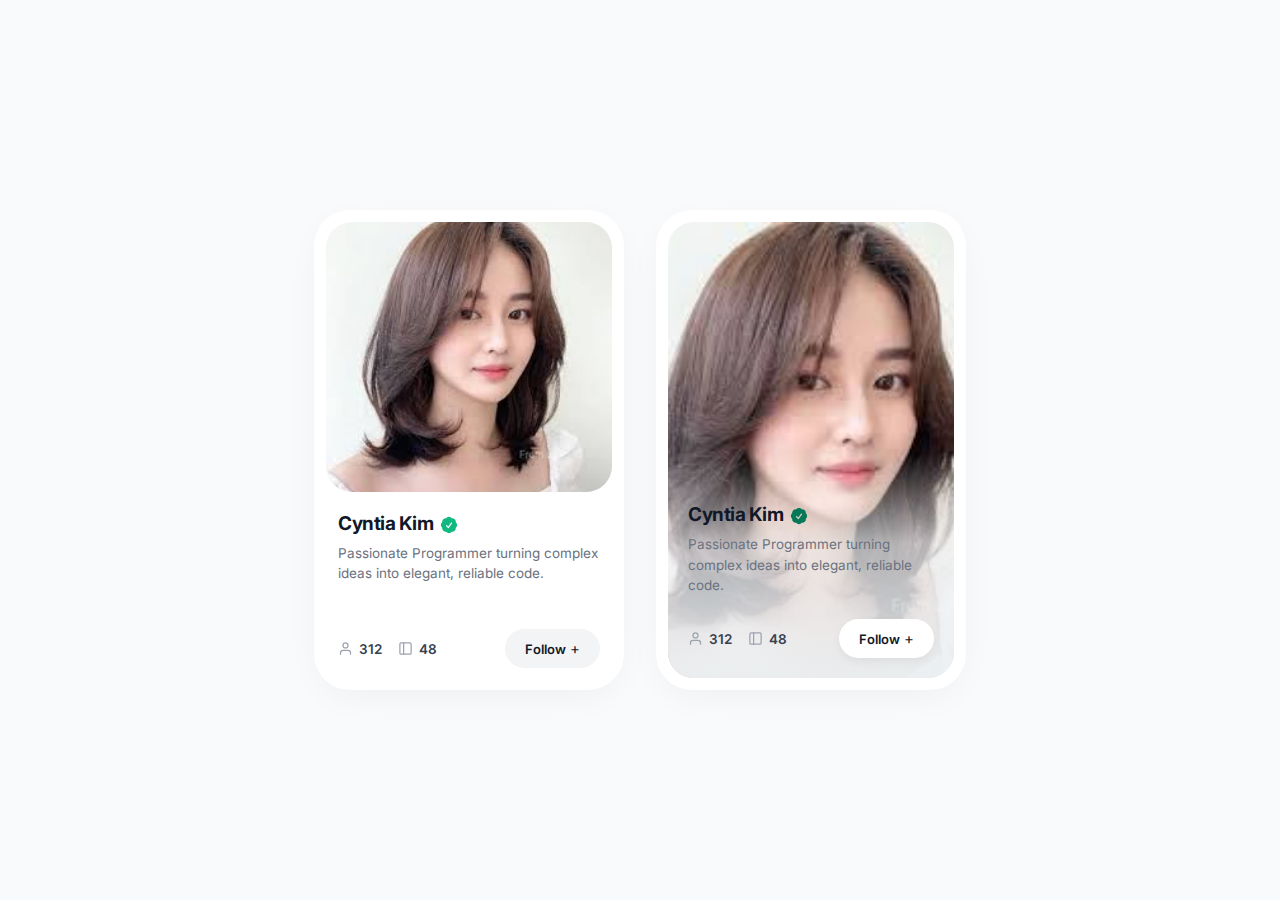
<file: card-htmlcss/index.html>
<!DOCTYPE html>
<html lang="id">

<head>
    <meta charset="UTF-8">
    <meta name="viewport" content="width=device-width, initial-scale=1.0">
    <title>Modern Profile Cards</title>
    <link rel="preconnect" href="https://fonts.googleapis.com">
    <link rel="preconnect" href="https://fonts.gstatic.com" crossorigin>
    <link href="https://fonts.googleapis.com/css2?family=Inter:wght@400;500;600;700&display=swap" rel="stylesheet">
    <link rel="stylesheet" href="style.css">
</head>

<body>
    <div class="layout-container">

        <!-- CARD 1 -->
        <article class="modern-card card-1">
            <div class="card-image-wrapper">
                <!-- Ukuran Ideal Gambar Card 1: 600x600px (1:1 Ratio) -->
                <img src="image-ini.jfif" alt="Cyntia Kim" class="profile-img">
            </div>

            <div class="card-content">
                <div class="title-row">
                    <h2 class="name">Cyntia Kim</h2>
                    <svg class="verified-icon badge-light" viewBox="0 0 24 24" fill="currentColor">
                        <path fill-rule="evenodd"
                            d="M8.603 3.799A4.49 4.49 0 0112 2.25c1.357 0 2.573.6 3.397 1.549a4.49 4.49 0 013.498 1.307 4.491 4.491 0 011.307 3.497A4.49 4.49 0 0121.75 12a4.49 4.49 0 01-1.549 3.397 4.491 4.491 0 01-1.307 3.497 4.491 4.491 0 01-3.497 1.307A4.49 4.49 0 0112 21.75a4.49 4.49 0 01-3.397-1.549 4.49 4.49 0 01-3.498-1.306 4.491 4.491 0 01-1.307-3.498A4.49 4.49 0 012.25 12c0-1.357.6-2.573 1.549-3.397a4.49 4.49 0 011.307-3.497 4.49 4.49 0 013.497-1.307zm7.007 6.387a.75.75 0 10-1.22-.872l-3.236 4.53L9.53 12.22a.75.75 0 00-1.06 1.06l2.25 2.25a.75.75 0 001.14-.094l3.75-5.25z"
                            clip-rule="evenodd" />
                    </svg>
                </div>

                <p class="bio">Passionate Programmer turning complex ideas into elegant, reliable code.</p>

                <div class="card-footer">
                    <div class="stats">
                        <div class="stat-item">
                            <svg class="stat-icon" viewBox="0 0 24 24" fill="none" stroke="currentColor"
                                stroke-width="2" stroke-linecap="round" stroke-linejoin="round">
                                <path d="M20 21v-2a4 4 0 00-4-4H8a4 4 0 00-4 4v2" />
                                <circle cx="12" cy="7" r="4" />
                            </svg>
                            <span>312</span>
                        </div>
                        <div class="stat-item">
                            <svg class="stat-icon" viewBox="0 0 24 24" fill="none" stroke="currentColor"
                                stroke-width="2" stroke-linecap="round" stroke-linejoin="round">
                                <rect x="3" y="3" width="18" height="18" rx="2" ry="2" />
                                <line x1="9" y1="3" x2="9" y2="21" />
                            </svg>
                            <span>48</span>
                        </div>
                    </div>
                    <button class="follow-btn btn-gray">Follow <span class="plus-sign">+</span></button>
                </div>
            </div>
        </article>

        <!-- CARD 2 -->
        <article class="modern-card card-2">
            <div class="card-inner">
                <!-- Ukuran Ideal Gambar Card 2: 600x900px (Portrait 2:3 Ratio) -->
                <img src="image-ini.jfif" alt="Cyntia Kim" class="profile-img-bg">

                <div class="card-overlay-content">
                    <div class="title-row">
                        <h2 class="name">Cyntia Kim</h2>
                        <svg class="verified-icon badge-dark" viewBox="0 0 24 24" fill="currentColor">
                            <path fill-rule="evenodd"
                                d="M8.603 3.799A4.49 4.49 0 0112 2.25c1.357 0 2.573.6 3.397 1.549a4.49 4.49 0 013.498 1.307 4.491 4.491 0 011.307 3.497A4.49 4.49 0 0121.75 12a4.49 4.49 0 01-1.549 3.397 4.491 4.491 0 01-1.307 3.497 4.491 4.491 0 01-3.497 1.307A4.49 4.49 0 0112 21.75a4.49 4.49 0 01-3.397-1.549 4.49 4.49 0 01-3.498-1.306 4.491 4.491 0 01-1.307-3.498A4.49 4.49 0 012.25 12c0-1.357.6-2.573 1.549-3.397a4.49 4.49 0 011.307-3.497 4.49 4.49 0 013.497-1.307zm7.007 6.387a.75.75 0 10-1.22-.872l-3.236 4.53L9.53 12.22a.75.75 0 00-1.06 1.06l2.25 2.25a.75.75 0 001.14-.094l3.75-5.25z"
                                clip-rule="evenodd" />
                        </svg>
                    </div>

                    <p class="bio">Passionate Programmer turning complex ideas into elegant, reliable code.</p>

                    <div class="card-footer">
                        <div class="stats">
                            <div class="stat-item">
                                <svg class="stat-icon" viewBox="0 0 24 24" fill="none" stroke="currentColor"
                                    stroke-width="2" stroke-linecap="round" stroke-linejoin="round">
                                    <path d="M20 21v-2a4 4 0 00-4-4H8a4 4 0 00-4 4v2" />
                                    <circle cx="12" cy="7" r="4" />
                                </svg>
                                <span>312</span>
                            </div>
                            <div class="stat-item">
                                <svg class="stat-icon" viewBox="0 0 24 24" fill="none" stroke="currentColor"
                                    stroke-width="2" stroke-linecap="round" stroke-linejoin="round">
                                    <rect x="3" y="3" width="18" height="18" rx="2" ry="2" />
                                    <line x1="9" y1="3" x2="9" y2="21" />
                                </svg>
                                <span>48</span>
                            </div>
                        </div>
                        <button class="follow-btn btn-white">Follow <span class="plus-sign">+</span></button>
                    </div>
                </div>
            </div>
        </article>

    </div>
</body>

</html>
</file>
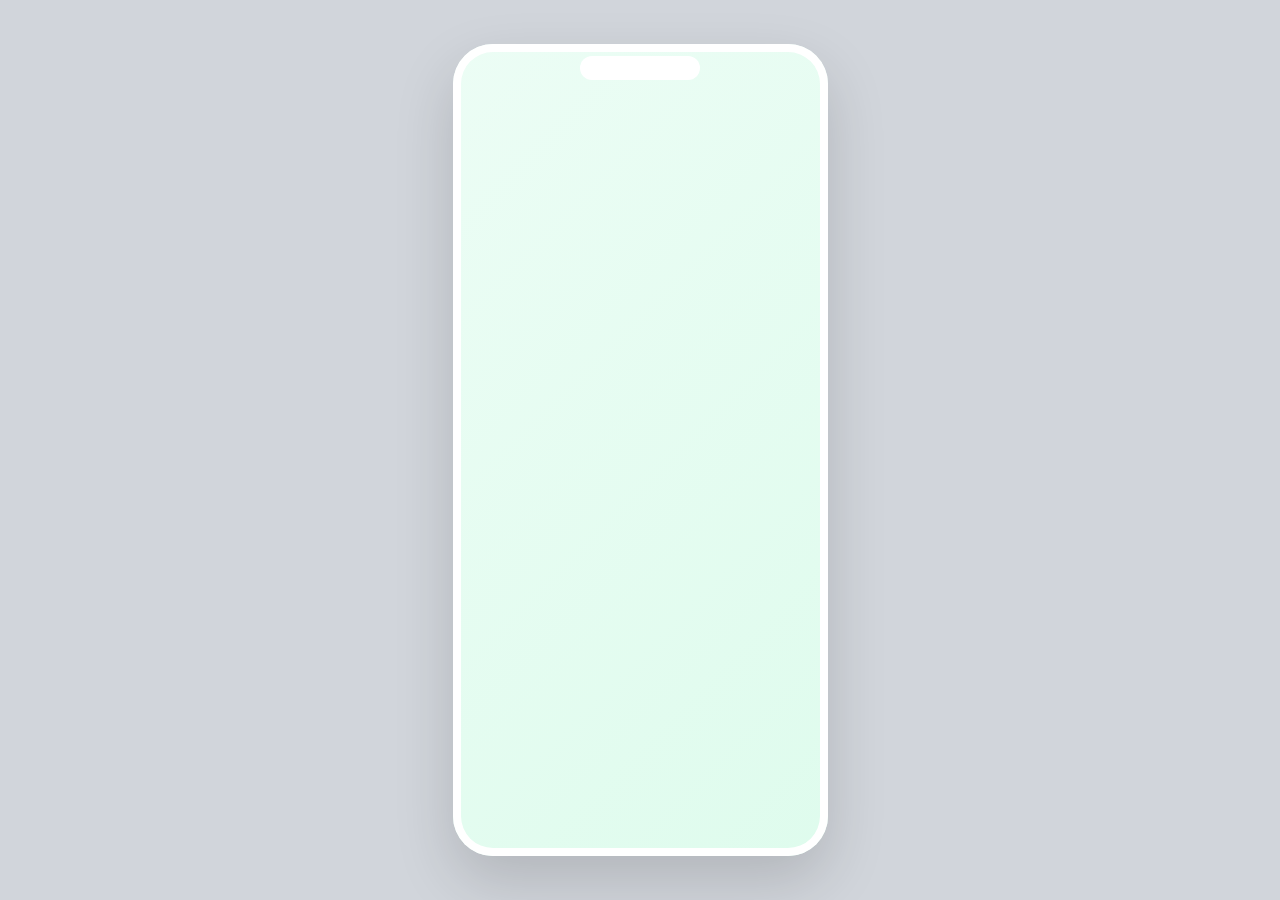
<file: finance_intro/index.html>
<!DOCTYPE html>
<html lang="en">
<head>
<meta charset="UTF-8">
<meta name="viewport" content="width=device-width, initial-scale=1.0">
<title>Mobile Finance Intro</title>
<link href="https://fonts.googleapis.com/css2?family=Inter:wght@400;600;700;800&display=swap" rel="stylesheet">
<link rel="stylesheet" href="style.css">
</head>
<body>

<div class="screen">
  
  <div class="mascot-container">
    <div class="speech-bubble">Welcome!</div>
    <div class="mascot">
      <div class="eyes"><div class="eye"></div><div class="eye"></div></div>
      <div style="position: absolute; top: 46px; left: 16px; width: 48px; display: flex; justify-content: space-between;">
          <div style="width: 10px; height: 6px; background: rgba(255,100,100,0.5); border-radius: 50%;"></div>
          <div style="width: 10px; height: 6px; background: rgba(255,100,100,0.5); border-radius: 50%;"></div>
      </div>
      <div class="smile"></div>
      <div class="mascot-antenna"></div>
      <div class="arm arm-left"></div>
      <div class="arm arm-right"></div>
    </div>
  </div>

  <div class="intro-scene">
    <div class="wallet-container">
      <div class="wallet">
        <div class="wallet-back"></div>
        <div class="items">
          <div class="item item-coin">
            <svg viewBox="0 0 24 24" fill="var(--item-yellow)"><circle cx="12" cy="12" r="10" stroke="#FFF" stroke-width="2"/><path d="M12 6v12M9 9h6M9 15h6" stroke="#FFF" stroke-width="2" stroke-linecap="round"/></svg>
          </div>
          <div class="item item-cash">
            <svg viewBox="0 0 24 24" fill="var(--item-green)"><rect x="2" y="5" width="20" height="14" rx="3" stroke="#FFF" stroke-width="2"/><circle cx="12" cy="12" r="3" stroke="#FFF" stroke-width="2"/></svg>
          </div>
          <div class="item item-receipt">
            <svg viewBox="0 0 24 24" fill="none" stroke="var(--text-light)" stroke-width="2.5" stroke-linecap="round"><path d="M4 2v20l2-2 2 2 2-2 2 2 2-2 2 2 2-2 2 2V2z"/><path d="M8 8h8M8 12h8M8 16h4"/></svg>
          </div>
          <div class="item item-chart">
            <svg viewBox="0 0 24 24" fill="var(--item-blue)"><rect x="1" y="1" width="22" height="22" rx="6" fill="var(--item-blue)"/><path d="M6 15l4-4 4 4 4-6" stroke="#FFF" stroke-width="2.5" stroke-linecap="round" stroke-linejoin="round" fill="none"/></svg>
          </div>
        </div>
        <div class="wallet-front">
        </div>
        <div class="wallet-flap"></div>
      </div>
    </div>
  </div>

  <div class="ui-scene">
    <div class="ui-header">
       <h1>Sanctuary</h1>
       <p>Welcome back, Alex</p>
    </div>
    
    <div class="ui-card balance-card">
      <div class="balance-title">Total Balance</div>
      <div class="balance-amount">$12,450.00</div>
    </div>
    
    <div class="ui-card flex-row">
      <div class="action-btn">
         <svg viewBox="0 0 24 24"><path d="M12 4v16m-6-6l6 6 6-6"/></svg>
      </div>
      <div class="action-btn">
         <svg viewBox="0 0 24 24"><path d="M12 20V4m-6 6l6-6 6 6"/></svg>
      </div>
      <div class="action-btn">
         <svg viewBox="0 0 24 24"><rect x="3" y="3" width="18" height="18" rx="2"/><path d="M3 9h18"/></svg>
      </div>
      <div class="action-btn">
         <svg viewBox="0 0 24 24"><circle cx="12" cy="12" r="3"/><path d="M19.4 15a1.65 1.65 0 0 0 .33 1.82l.06.06a2 2 0 0 1 0 2.83 2 2 0 0 1-2.83 0l-.06-.06a1.65 1.65 0 0 0-1.82-.33 1.65 1.65 0 0 0-1 1.51V21a2 2 0 0 1-2 2 2 2 0 0 1-2-2v-.09A1.65 1.65 0 0 0 9 19.4a1.65 1.65 0 0 0-1.82.33l-.06.06a2 2 0 0 1-2.83 0 2 2 0 0 1 0-2.83l.06-.06a1.65 1.65 0 0 0 .33-1.82 1.65 1.65 0 0 0-1.51-1H3a2 2 0 0 1-2-2 2 2 0 0 1 2-2h.09A1.65 1.65 0 0 0 4.6 9a1.65 1.65 0 0 0-.33-1.82l-.06-.06a2 2 0 0 1 0-2.83 2 2 0 0 1 2.83 0l.06.06a1.65 1.65 0 0 0 1.82.33H9a1.65 1.65 0 0 0 1-1.51V3a2 2 0 0 1 2-2 2 2 0 0 1 2 2v.09a1.65 1.65 0 0 0 1 1.51 1.65 1.65 0 0 0 1.82-.33l.06-.06a2 2 0 0 1 2.83 0 2 2 0 0 1 0 2.83l-.06.06a1.65 1.65 0 0 0-.33 1.82V9a1.65 1.65 0 0 0 1.51 1H21a2 2 0 0 1 2 2 2 2 0 0 1-2 2h-.09a1.65 1.65 0 0 0-1.51 1z"/></svg>
      </div>
    </div>

    <div class="ui-card pie-chart-card">
      <div class="pie-chart"></div>
      <div style="flex:1; margin-left: 18px;">
         <div class="tx-title">Monthly View</div>
         <div class="tx-date">Analytics Dashboard</div>
      </div>
    </div>
    
    <div class="ui-card">
      <div class="tx-item">
        <div class="tx-icon"><svg viewBox="0 0 24 24"><path d="M13 2H6a2 2 0 0 0-2 2v16a2 2 0 0 0 2 2h12a2 2 0 0 0 2-2V9z"/><polyline points="13 2 13 9 20 9"/></svg></div>
        <div class="tx-info"><div class="tx-title">Dribbble Pro</div><div class="tx-date">Today, 10:45 AM</div></div>
        <div class="tx-amount">-$12.00</div>
      </div>
      <div class="tx-item">
        <div class="tx-icon"><svg viewBox="0 0 24 24"><path d="M21 16V8a2 2 0 0 0-1-1.73l-7-4a2 2 0 0 0-2 0l-7 4A2 2 0 0 0 3 8v8a2 2 0 0 0 1 1.73l7 4a2 2 0 0 0 2 0l7-4A2 2 0 0 0 21 16z"/><polyline points="3.27 6.96 12 12.01 20.73 6.96"/><line x1="12" y1="22.08" x2="12" y2="12"/></svg></div>
        <div class="tx-info"><div class="tx-title">Upwork Escrow</div><div class="tx-date">Yesterday</div></div>
        <div class="tx-amount pos">+$250.00</div>
      </div>
    </div>

  </div>
</div>

<script src="script.js"></script>
</body>
</html>
</file>
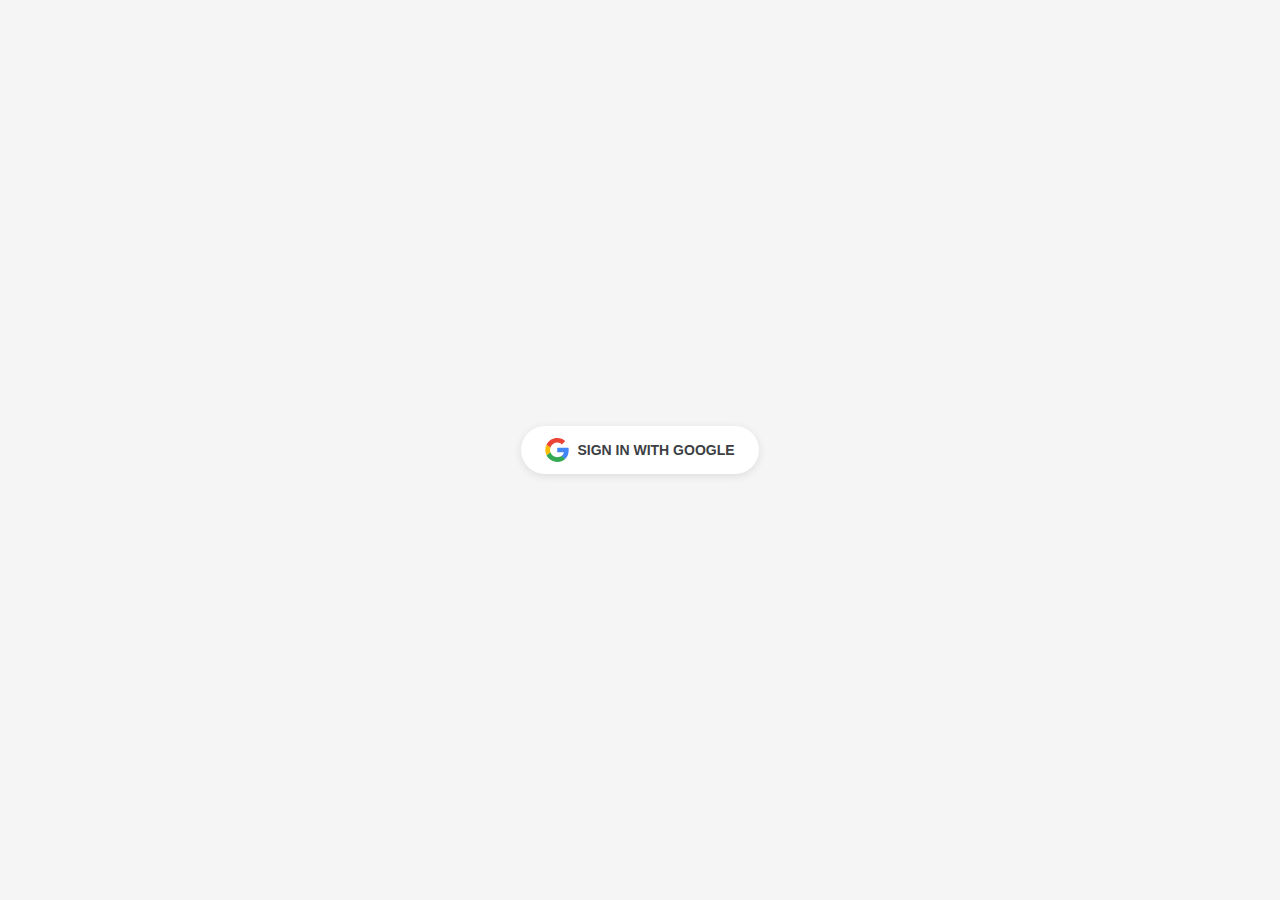
<file: gmail-button/index.html>
<!DOCTYPE html>
<html lang="en">

<head>
    <meta charset="UTF-8">
    <meta name="viewport" content="width=device-width, initial-scale=1.0">
    <title>Gmail Button</title>
    <link rel="stylesheet" href="styles.css">
</head>

<body>
    <button class="button">
        <svg xmlns="http://www.w3.org/2000/svg" preserveAspectRatio="xMidYMid" viewBox="0 0 256 262">
            <path fill="#4285F4"
                d="M255.878 133.451c0-10.734-.871-18.567-2.756-26.69H130.55v48.448h71.947c-1.45 12.04-9.283 30.172-26.69 42.356l-.244 1.622 38.755 30.023 2.685.268c24.659-22.774 38.875-56.282 38.875-96.027">
            </path>
            <path fill="#34A853"
                d="M130.55 261.1c35.248 0 64.839-11.605 86.453-31.622l-41.196-31.913c-11.024 7.688-25.82 13.055-45.257 13.055-34.523 0-63.824-22.773-74.269-54.25l-1.531.13-40.298 31.187-.527 1.465C35.393 231.798 79.49 261.1 130.55 261.1">
            </path>
            <path fill="#FBBC05"
                d="M56.281 156.37c-2.756-8.123-4.351-16.827-4.351-25.82 0-8.994 1.595-17.697 4.206-25.82l-.073-1.73L15.26 71.312l-1.335.635C5.077 89.644 0 109.517 0 130.55s5.077 40.905 13.925 58.602l42.356-32.782">
            </path>
            <path fill="#EB4335"
                d="M130.55 50.479c24.514 0 41.05 10.589 50.479 19.438l36.844-35.974C195.245 12.91 165.798 0 130.55 0 79.49 0 35.393 29.301 13.925 71.947l42.211 32.783c10.59-31.477 39.891-54.251 74.414-54.251">
            </path>
        </svg>
        <span class="text-main">Sign in With Google</span>
    </button>
</body>

</html>
</file>
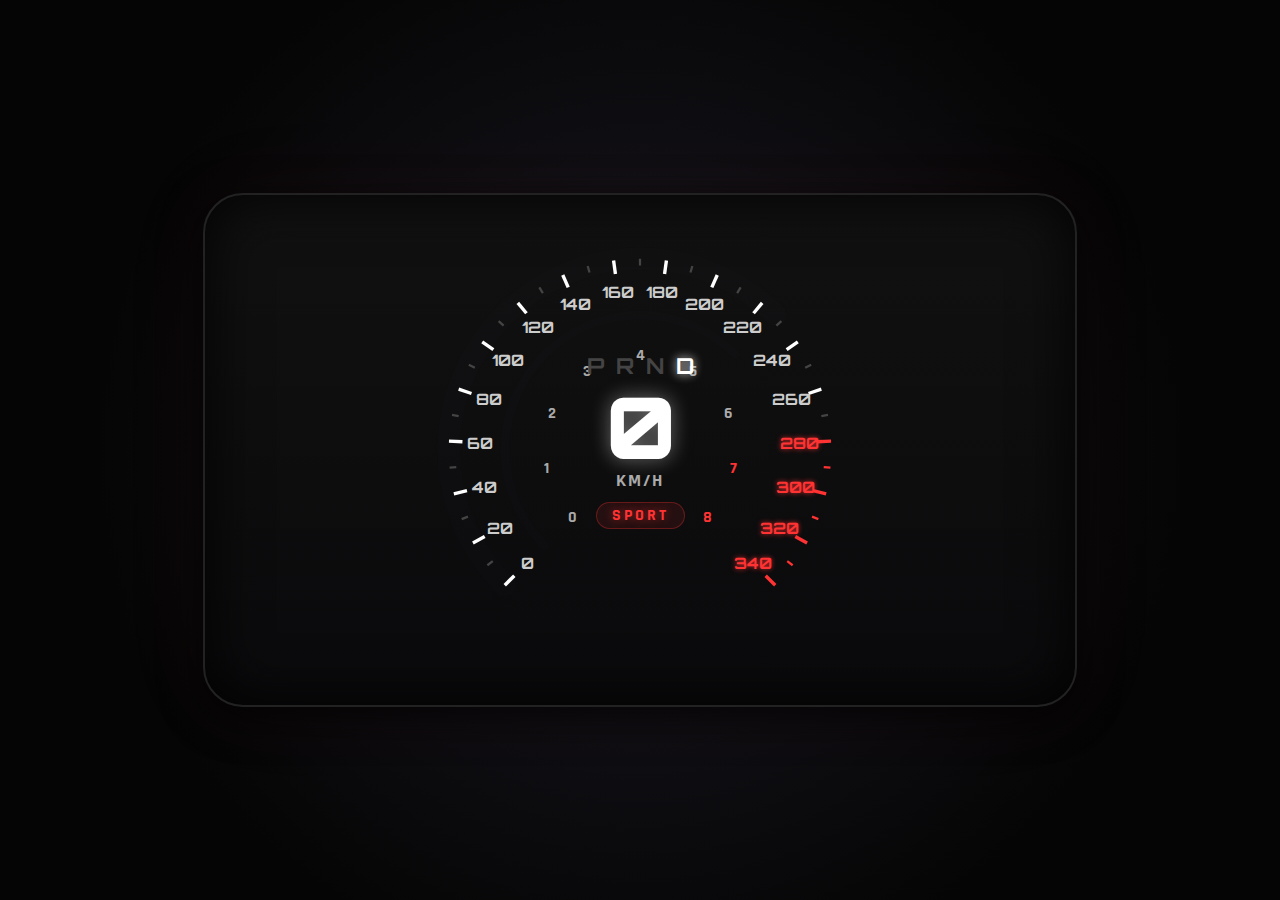
<file: spedometer-supra/index.html>
<!DOCTYPE html>
<html lang="en">

<head>
    <meta charset="UTF-8">
    <meta name="viewport" content="width=device-width, initial-scale=1.0">
    <title>Toyota Supra Inspired Instrument Cluster</title>
    <link rel="stylesheet" href="style.css">
    <link
        href="https://fonts.googleapis.com/css2?family=Orbitron:wght@400;500;700;900&family=Rajdhani:wght@500;600;700&display=swap"
        rel="stylesheet">
</head>

<body>
    <div class="dashboard-container">
        <div class="bg-glow"></div>

        <div class="cluster">
            <!-- LEFT PANEL -->
            <div class="side-panel left-panel">
                <div class="turn-signal left-signal">
                    <svg viewBox="0 0 24 24" fill="currentColor">
                        <path d="M20 11H7.83l5.59-5.59L12 4l-8 8 8 8 1.41-1.41L7.83 13H20v-2z" />
                    </svg>
                </div>

                <div class="info-group">
                    <div class="info-label">RANGE</div>
                    <div class="info-value">320 <span class="unit">km</span></div>
                </div>

                <div class="vertical-gauge">
                    <div class="gauge-icon">⛽</div>
                    <div class="v-bar-track">
                        <div class="v-bar-fill fuel-fill"></div>
                    </div>
                    <div class="gauge-markers">
                        <span>F</span>
                        <span>1/2</span>
                        <span>E</span>
                    </div>
                </div>
            </div>

            <!-- CENTER PANEL -->
            <div class="center-panel">
                <div class="speedometer-wrapper">
                    <!-- SVG for circular speed track -->
                    <svg class="speedometer-svg" viewBox="0 0 400 400">
                        <defs>
                            <linearGradient id="glowGradient" x1="0%" y1="0%" x2="100%" y2="100%">
                                <stop offset="0%" stop-color="#ff3333" />
                                <stop offset="100%" stop-color="#b30000" />
                            </linearGradient>
                            <filter id="neonGlow" x="-20%" y="-20%" width="140%" height="140%">
                                <feGaussianBlur stdDeviation="6" result="blur" />
                                <feComposite in="SourceGraphic" in2="blur" operator="over" />
                            </filter>
                        </defs>
                        <!-- Speed Background -->
                        <circle class="track-bg" cx="200" cy="200" r="170" />
                        <!-- Speed Fill -->
                        <circle class="speed-track" cx="200" cy="200" r="170" />
                        <!-- Speed Ticks -->
                        <g class="ticks-group"></g>

                        <!-- RPM Background (Inner arc) -->
                        <circle class="rpm-track-bg" cx="200" cy="200" r="120" />
                        <circle class="rpm-track" cx="200" cy="200" r="120" />
                    </svg>

                    <!-- RPM Ticks overlay -->
                    <div class="rpm-labels">
                        <span>0</span><span>1</span><span>2</span><span>3</span><span>4</span><span>5</span><span>6</span><span
                            class="red">7</span><span class="red">8</span>
                    </div>

                    <div class="center-display">
                        <div class="gear-indicator">
                            <span class="gear">P</span>
                            <span class="gear">R</span>
                            <span class="gear">N</span>
                            <span class="gear active">D</span>
                            <span class="gear manual">1</span>
                        </div>

                        <div class="speed-value">0</div>
                        <div class="speed-unit">KM/H</div>

                        <div class="drive-mode">SPORT</div>
                    </div>

                    <!-- Speed Needle -->
                    <div class="needle-container">
                        <div class="needle">
                            <div class="needle-center"></div>
                        </div>
                    </div>
                </div>

                <!-- Bottom Warnings & ODO -->
                <div class="bottom-info">
                    <div class="warning-lights">
                        <span class="icon warning">⚠️</span>
                        <span class="icon engine">🛠️</span>
                        <span class="icon battery">🔋</span>
                        <span class="icon oil">🛢️</span>
                        <span class="icon seatbelt active">💺</span>
                    </div>
                    <div class="odometer">ODO 12,458 km</div>
                </div>
            </div>

            <!-- RIGHT PANEL -->
            <div class="side-panel right-panel">
                <div class="turn-signal right-signal">
                    <svg viewBox="0 0 24 24" fill="currentColor">
                        <path d="M4 11h12.17l-5.59-5.59L12 4l8 8-8 8-1.41-1.41L16.17 13H4v-2z" />
                    </svg>
                </div>

                <div class="info-group">
                    <div class="info-label">AVG FUEL</div>
                    <div class="info-value">8.5 <span class="unit">L/100</span></div>
                </div>

                <div class="vertical-gauge">
                    <div class="gauge-icon">🌡️</div>
                    <div class="v-bar-track">
                        <div class="v-bar-fill temp-fill"></div>
                    </div>
                    <div class="gauge-markers">
                        <span class="red">H</span>
                        <span></span>
                        <span>C</span>
                    </div>
                </div>

                <div class="assist-icons">
                    <span class="lane-assist active">🛣️</span>
                    <span class="cruise-icon">🚗</span>
                </div>
            </div>
        </div>
    </div>

    <!-- Audio Effects -->
    <audio id="engineSound" src="https://assets.mixkit.co/active_storage/sfx/1547/1547-preview.mp3"
        preload="auto"></audio>
    <audio id="highSpeedSound" src="https://assets.mixkit.co/active_storage/sfx/1548/1548-preview.mp3"
        preload="auto"></audio>
    <audio id="startupSound" src="https://assets.mixkit.co/active_storage/sfx/1841/1841-preview.mp3"
        preload="auto"></audio>

    <script src="https://cdnjs.cloudflare.com/ajax/libs/gsap/3.12.2/gsap.min.js"></script>
    <script src="script.js"></script>
</body>

</html>
</file>
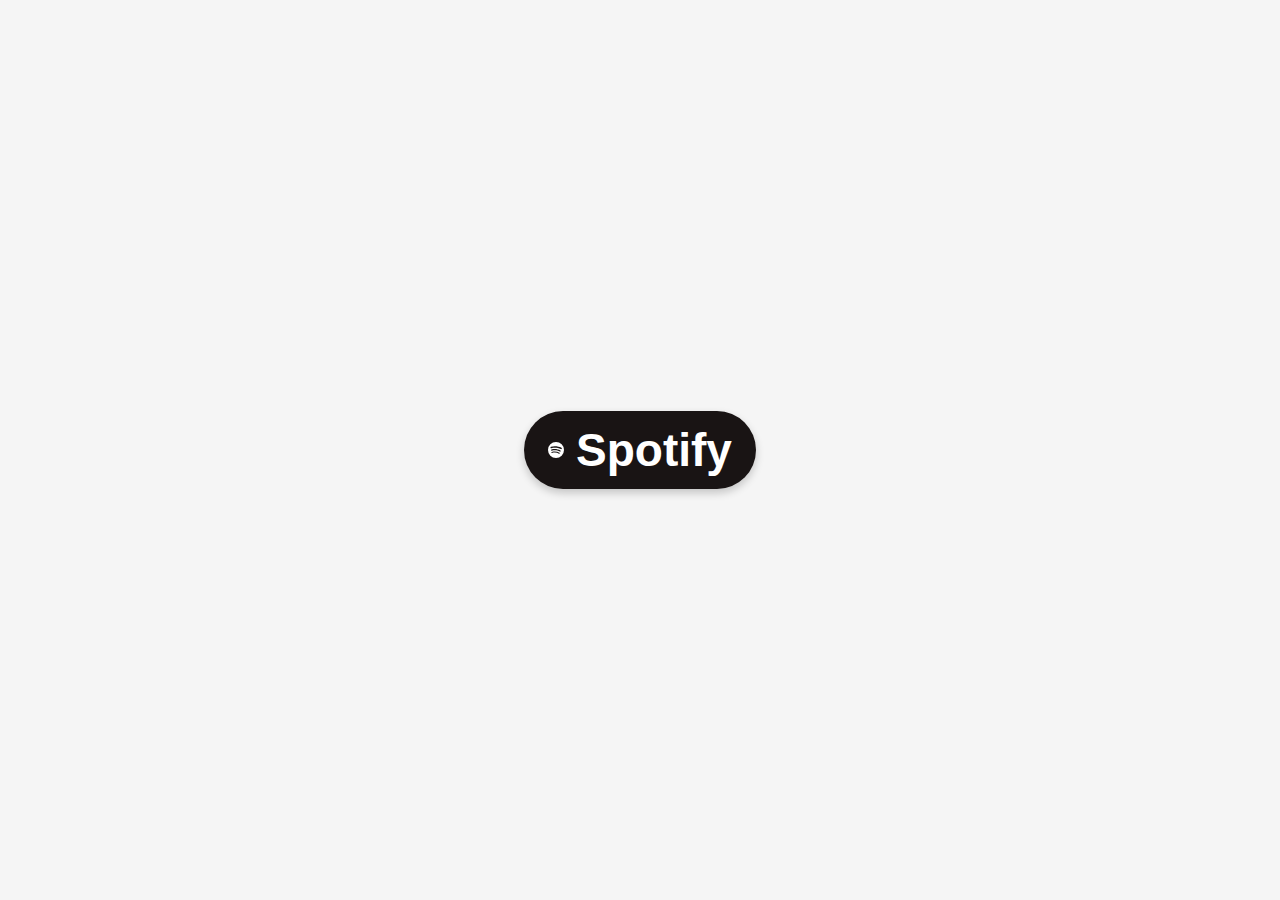
<file: spotify-button/index.html>
<!DOCTYPE html>
<html lang="en">

<head>
    <meta charset="UTF-8">
    <meta name="viewport" content="width=device-width, initial-scale=1.0">
    <title>Spotify Button</title>
    <link rel="stylesheet" href="styles.css">
</head>

<body>
    <button class="button">
        <svg xmlns="http://www.w3.org/2000/svg" width="16" height="16" fill="currentColor" class="bi bi-spotify"
            viewBox="0 0 16 16">
            <path
                d="M8 0a8 8 0 1 0 0 16A8 8 0 0 0 8 0m3.669 11.538a.5.5 0 0 1-.686.165c-1.879-1.147-4.243-1.407-7.028-.77a.499.499 0 0 1-.222-.973c3.048-.696 5.662-.397 7.77.892a.5.5 0 0 1 .166.686m.979-2.178a.624.624 0 0 1-.858.205c-2.15-1.321-5.428-1.704-7.972-.932a.625.625 0 0 1-.362-1.194c2.905-.881 6.517-.454 8.986 1.063a.624.624 0 0 1 .206.858m.084-2.268C10.154 5.56 5.9 5.419 3.438 6.166a.748.748 0 1 1-.434-1.432c2.825-.857 7.523-.692 10.492 1.07a.747.747 0 1 1-.764 1.288" />
        </svg>
        <span class="text">Spotify</span>
    </button>

</body>

</html>
</file>
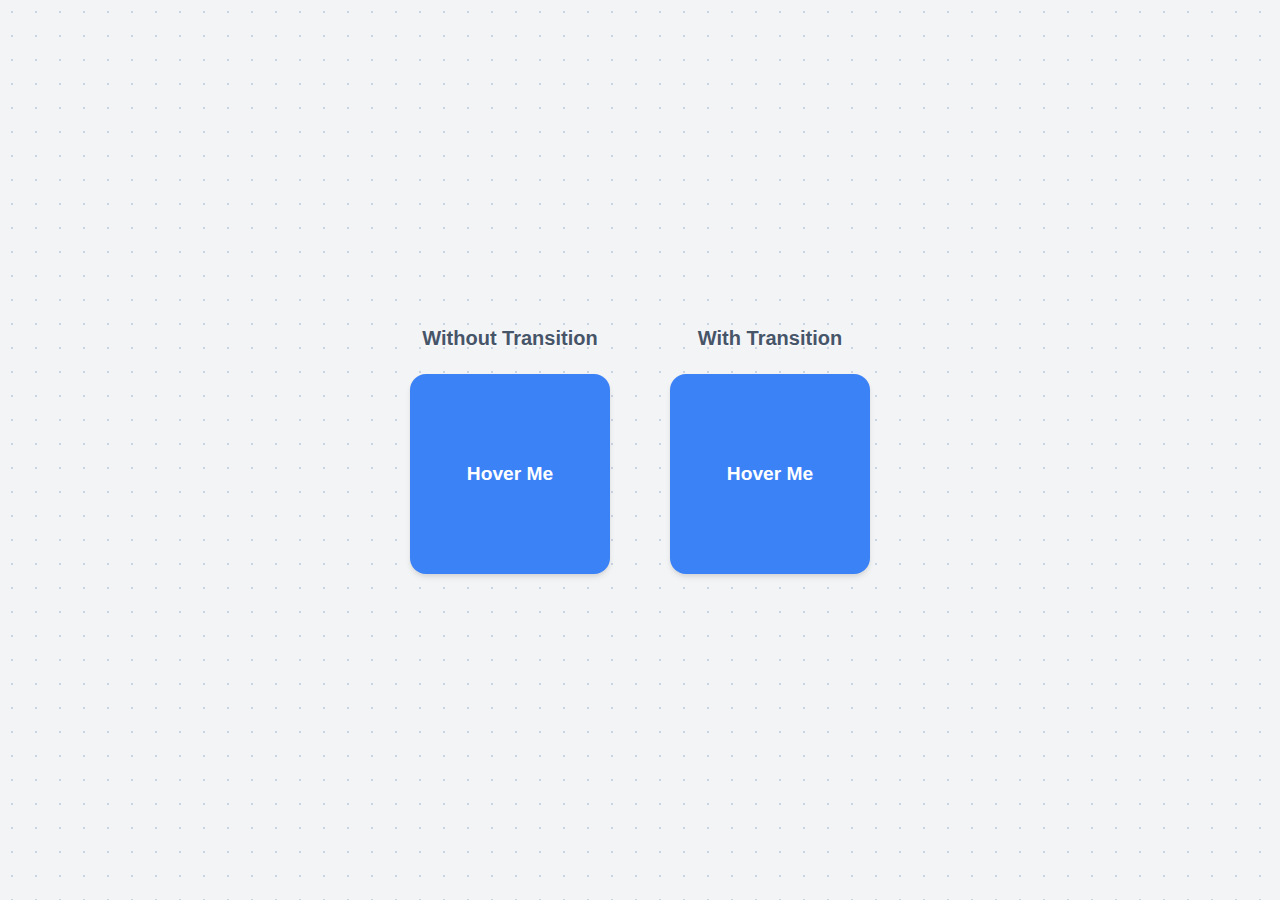
<file: transititon-property-content/index.html>
<!DOCTYPE html>
<html lang="en">

<head>
    <meta charset="UTF-8">
    <meta name="viewport" content="width=device-width, initial-scale=1.0">
    <title>Transition Property</title>
    <link rel="stylesheet" href="style.css">
</head>

<body>
    <div class="container">
        <!-- Kotak Tanpa Transition -->
        <div class="box-wrapper">
            <h2>Without Transition</h2>
            <div class="box no-transition">Hover Me</div>
        </div>

        <!-- Kotak Dengan Transition -->
        <div class="box-wrapper">
            <h2>With Transition</h2>
            <div class="box with-transition">Hover Me</div>
        </div>
    </div>
</body>

</html>
</file>
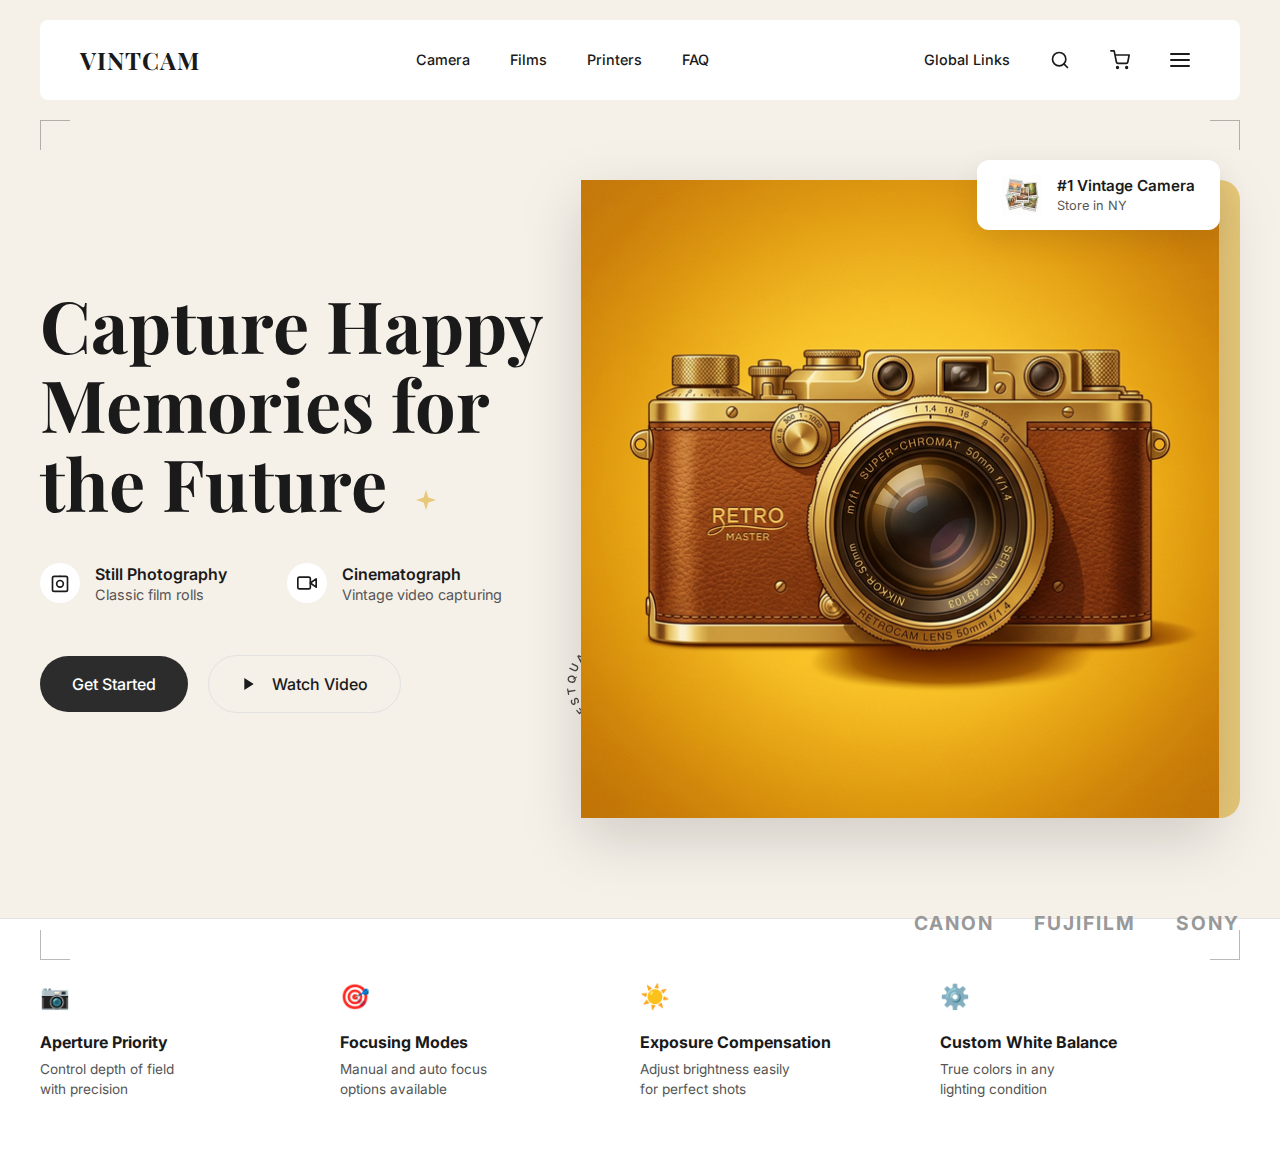
<file: wb-foto/vintcam/index.html>
<!DOCTYPE html>
<html lang="en">

<head>
    <meta charset="UTF-8">
    <meta name="viewport" content="width=device-width, initial-scale=1.0">
    <title>VINTCAM | Vintage Camera Store in NY</title>
    <!-- Google Fonts -->
    <link rel="preconnect" href="https://fonts.googleapis.com">
    <link rel="preconnect" href="https://fonts.gstatic.com" crossorigin>
    <link
        href="https://fonts.googleapis.com/css2?family=Inter:wght@400;500;600&family=Playfair+Display:ital,wght@0,400;0,600;0,700;1,400&display=swap"
        rel="stylesheet">
    <link rel="stylesheet" href="style.css">
</head>

<body>
    <!-- Corner Bracket Decorations -->
    <div class="bracket bracket-tl"></div>
    <div class="bracket bracket-tr"></div>
    <div class="bracket bracket-bl"></div>
    <div class="bracket bracket-br"></div>

    <div class="container">
        <!-- Navigation Bar -->
        <nav class="navbar">
            <div class="nav-left">
                <a href="#" class="logo">VINTCAM</a>
            </div>
            <div class="nav-center">
                <a href="#" class="nav-link">Camera</a>
                <a href="#" class="nav-link">Films</a>
                <a href="#" class="nav-link">Printers</a>
                <a href="#" class="nav-link">FAQ</a>
            </div>
            <div class="nav-right">
                <div class="global-links">Global Links</div>
                <button class="icon-btn search-btn">
                    <svg width="20" height="20" viewBox="0 0 24 24" fill="none" stroke="currentColor" stroke-width="2"
                        stroke-linecap="round" stroke-linejoin="round">
                        <circle cx="11" cy="11" r="8"></circle>
                        <line x1="21" y1="21" x2="16.65" y2="16.65"></line>
                    </svg>
                </button>
                <button class="icon-btn cart-btn">
                    <svg width="20" height="20" viewBox="0 0 24 24" fill="none" stroke="currentColor" stroke-width="2"
                        stroke-linecap="round" stroke-linejoin="round">
                        <circle cx="9" cy="21" r="1"></circle>
                        <circle cx="20" cy="21" r="1"></circle>
                        <path d="M1 1h4l2.68 13.39a2 2 0 0 0 2 1.61h9.72a2 2 0 0 0 2-1.61L23 6H6"></path>
                    </svg>
                </button>
                <button class="icon-btn menu-btn">
                    <svg width="24" height="24" viewBox="0 0 24 24" fill="none" stroke="currentColor" stroke-width="2"
                        stroke-linecap="round" stroke-linejoin="round">
                        <line x1="3" y1="12" x2="21" y2="12"></line>
                        <line x1="3" y1="6" x2="21" y2="6"></line>
                        <line x1="3" y1="18" x2="21" y2="18"></line>
                    </svg>
                </button>
            </div>
        </nav>

        <!-- Main Hero Section -->
        <main class="hero">
            <!-- Left Side Content -->
            <div class="hero-content">
                <h1 class="headline">
                    Capture Happy <br>
                    Memories for <br>
                    the Future
                    <span class="sparkle-icon">
                        <svg width="24" height="24" viewBox="0 0 24 24" fill="none" xmlns="http://www.w3.org/2000/svg">
                            <path d="M12 2L14.4 9.6L22 12L14.4 14.4L12 22L9.6 14.4L2 12L9.6 9.6L12 2Z"
                                fill="var(--accent)" />
                        </svg>
                    </span>
                </h1>

                <div class="hero-features">
                    <div class="feature-col">
                        <div class="feature-icon">
                            <svg width="20" height="20" viewBox="0 0 24 24" fill="none" stroke="currentColor"
                                stroke-width="2" stroke-linecap="round" stroke-linejoin="round">
                                <rect x="3" y="4" width="18" height="18" rx="2" ry="2"></rect>
                                <circle cx="12" cy="13" r="4"></circle>
                                <line x1="12" y1="4" x2="12" y2="4"></line>
                            </svg>
                        </div>
                        <div class="feature-text">
                            <strong>Still Photography</strong><br>
                            Classic film rolls
                        </div>
                    </div>
                    <div class="feature-col">
                        <div class="feature-icon">
                            <svg width="20" height="20" viewBox="0 0 24 24" fill="none" stroke="currentColor"
                                stroke-width="2" stroke-linecap="round" stroke-linejoin="round">
                                <polygon points="23 7 16 12 23 17 23 7"></polygon>
                                <rect x="1" y="5" width="15" height="14" rx="2" ry="2"></rect>
                            </svg>
                        </div>
                        <div class="feature-text">
                            <strong>Cinematograph</strong><br>
                            Vintage video capturing
                        </div>
                    </div>
                </div>

                <div class="hero-cta">
                    <a href="#" class="btn btn-primary">Get Started</a>
                    <a href="#" class="btn btn-outline">
                        <svg width="16" height="16" viewBox="0 0 24 24" fill="currentColor">
                            <polygon points="5 3 19 12 5 21 5 3"></polygon>
                        </svg>
                        Watch Video
                    </a>

                    <div class="stamp">
                        <div class="stamp-inner">
                            <svg viewBox="0 0 100 100">
                                <path id="curve" fill="transparent"
                                    d="M 50, 50 m -35, 0 a 35,35 0 1,1 70,0 a 35,35 0 1,1 -70,0"></path>
                                <text width="100%">
                                    <textPath xlink:href="#curve">QUALITY VINTAGE GEAR • EST. 1995 •</textPath>
                                </text>
                            </svg>
                            <div class="stamp-center">*</div>
                        </div>
                    </div>
                </div>
            </div>

            <!-- Right Side Image Block -->
            <div class="hero-image-block">
                <div class="accent-bg"></div>

                <!-- Badge -->
                <div class="store-badge">
                    <img src="assets/polaroid.png" alt="Polaroids" class="badge-icon">
                    <div class="badge-text">
                        <strong>#1 Vintage Camera</strong><br>
                        <span>Store in NY</span>
                    </div>
                </div>

                <img src="assets/camera.png" alt="Vintage Camera" class="main-camera">
            </div>

            <!-- Brand Logos (Bottom Right of Hero logic) -->
            <div class="brand-logos">
                <span class="logo-item">Canon</span>
                <span class="logo-item">Fujifilm</span>
                <span class="logo-item">Sony</span>
            </div>
        </main>
    </div>

    <!-- Bottom Features Strip -->
    <section class="bottom-features">
        <div class="feature-strip">
            <div class="strip-item">
                <div class="strip-icon">📷</div>
                <div class="strip-content">
                    <h4>Aperture Priority</h4>
                    <p>Control depth of field<br>with precision</p>
                </div>
            </div>
            <div class="strip-item">
                <div class="strip-icon">🎯</div>
                <div class="strip-content">
                    <h4>Focusing Modes</h4>
                    <p>Manual and auto focus<br>options available</p>
                </div>
            </div>
            <div class="strip-item">
                <div class="strip-icon">☀️</div>
                <div class="strip-content">
                    <h4>Exposure Compensation</h4>
                    <p>Adjust brightness easily<br>for perfect shots</p>
                </div>
            </div>
            <div class="strip-item">
                <div class="strip-icon">⚙️</div>
                <div class="strip-content">
                    <h4>Custom White Balance</h4>
                    <p>True colors in any<br>lighting condition</p>
                </div>
            </div>
        </div>
    </section>

    <script src="script.js"></script>
</body>

</html>
</file>
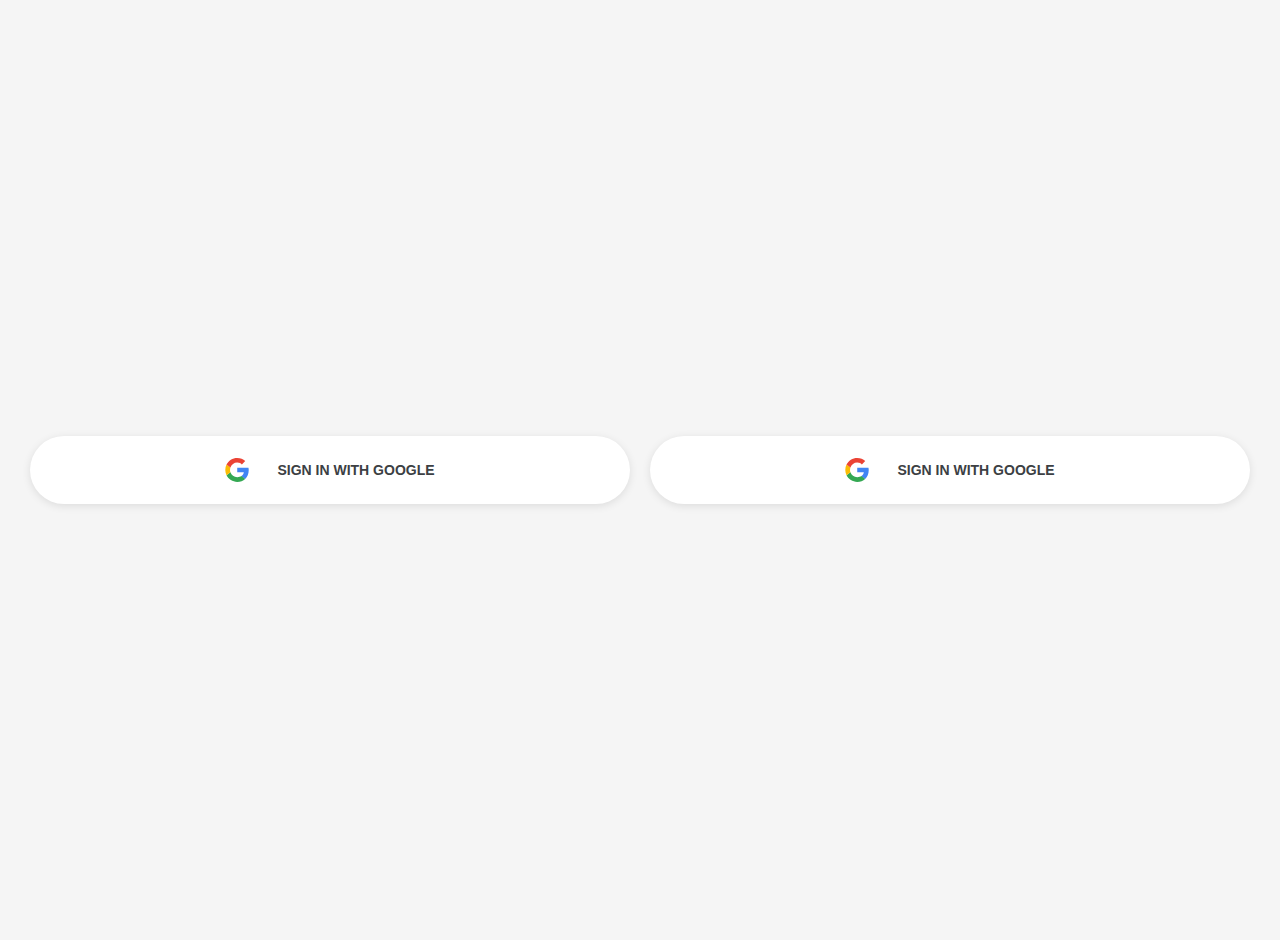
<file: gmail-button/button.html>
<!DOCTYPE html>
<html lang="en">

<head>
    <meta charset="UTF-8">
    <meta name="viewport" content="width=device-width, initial-scale=1.0">
    <title>Gmail Button</title>
    <link rel="stylesheet" href="style.css">
</head>

<body>
    <button class="button">
        <svg xmlns="http://www.w3.org/2000/svg" preserveAspectRatio="xMidYMid" viewBox="0 0 256 262">
            <path fill="#4285F4"
                d="M255.878 133.451c0-10.734-.871-18.567-2.756-26.69H130.55v48.448h71.947c-1.45 12.04-9.283 30.172-26.69 42.356l-.244 1.622 38.755 30.023 2.685.268c24.659-22.774 38.875-56.282 38.875-96.027">
            </path>
            <path fill="#34A853"
                d="M130.55 261.1c35.248 0 64.839-11.605 86.453-31.622l-41.196-31.913c-11.024 7.688-25.82 13.055-45.257 13.055-34.523 0-63.824-22.773-74.269-54.25l-1.531.13-40.298 31.187-.527 1.465C35.393 231.798 79.49 261.1 130.55 261.1">
            </path>
            <path fill="#FBBC05"
                d="M56.281 156.37c-2.756-8.123-4.351-16.827-4.351-25.82 0-8.994 1.595-17.697 4.206-25.82l-.073-1.73L15.26 71.312l-1.335.635C5.077 89.644 0 109.517 0 130.55s5.077 40.905 13.925 58.602l42.356-32.782">
            </path>
            <path fill="#EB4335"
                d="M130.55 50.479c24.514 0 41.05 10.589 50.479 19.438l36.844-35.974C195.245 12.91 165.798 0 130.55 0 79.49 0 35.393 29.301 13.925 71.947l42.211 32.783c10.59-31.477 39.891-54.251 74.414-54.251">
            </path>
        </svg>
        <span class="text-main">Sign in With Google</span>
    </button>
    <button class="button2">
        <svg xmlns="http://www.w3.org/2000/svg" preserveAspectRatio="xMidYMid" viewBox="0 0 256 262">
            <path fill="#4285F4"
                d="M255.878 133.451c0-10.734-.871-18.567-2.756-26.69H130.55v48.448h71.947c-1.45 12.04-9.283 30.172-26.69 42.356l-.244 1.622 38.755 30.023 2.685.268c24.659-22.774 38.875-56.282 38.875-96.027">
            </path>
            <path fill="#34A853"
                d="M130.55 261.1c35.248 0 64.839-11.605 86.453-31.622l-41.196-31.913c-11.024 7.688-25.82 13.055-45.257 13.055-34.523 0-63.824-22.773-74.269-54.25l-1.531.13-40.298 31.187-.527 1.465C35.393 231.798 79.49 261.1 130.55 261.1">
            </path>
            <path fill="#FBBC05"
                d="M56.281 156.37c-2.756-8.123-4.351-16.827-4.351-25.82 0-8.994 1.595-17.697 4.206-25.82l-.073-1.73L15.26 71.312l-1.335.635C5.077 89.644 0 109.517 0 130.55s5.077 40.905 13.925 58.602l42.356-32.782">
            </path>
            <path fill="#EB4335"
                d="M130.55 50.479c24.514 0 41.05 10.589 50.479 19.438l36.844-35.974C195.245 12.91 165.798 0 130.55 0 79.49 0 35.393 29.301 13.925 71.947l42.211 32.783c10.59-31.477 39.891-54.251 74.414-54.251">
            </path>
        </svg>
        <span class="text-main">Sign in With Google</span>
    </button>
</body>

</html>
</file>
<file: finance_intro/style.css>
:root {
  --bg-outside: #D1D5DB;
  --bg-start: #ECFDF5;
  --bg-end: #F0FDF4;
  --primary: #10B981;
  --primary-dark: #059669;
  --accent: #34D399;
  
  --wallet-main: #059669;
  --wallet-flap: #34D399;
  --wallet-inner: #064E3B;
  
  --item-green: #34D399;
  --item-yellow: #FBBF24;
  --item-blue: #3B82F6;
  --item-purple: #8B5CF6;
  
  --mascot: #10B981;
  --text-dark: #064E3B;
  --text-light: #6EE7B7;
  --text-muted: #9CA3AF;
}

body {
  margin: 0;
  overflow: hidden;
  background: var(--bg-outside);
  display: flex;
  justify-content: center;
  align-items: center;
  height: 100vh;
  font-family: 'Inter', sans-serif;
}

.screen {
  position: relative;
  width: 375px;
  height: 812px;
  border-radius: 40px;
  box-shadow: 0 25px 60px rgba(0,0,0,0.15), inset 0 0 0 8px #FFF;
  background: linear-gradient(135deg, var(--bg-start), #D1FAE5);
  background-size: 200% 200%;
  animation: bgDrift 6s ease infinite alternate;
  overflow: hidden;
  transition: background 0.5s ease;
}

@keyframes bgDrift {
  0% { background-position: 0% 50%; }
  100% { background-position: 100% 50%; }
}

.screen::before {
  content: ''; position: absolute; top: 12px; left: 50%; transform: translateX(-50%);
  width: 120px; height: 24px; background: #FFF; border-radius: 12px; z-index: 100;
} /* phone notch */

.screen.shrink-scene1 {
  background: var(--bg-end);
}

/* Intro Scene */
.intro-scene {
  position: absolute; top: 0; left: 0; width: 100%; height: 100%;
  display: flex; justify-content: center; align-items: center;
  transition: all 0.6s cubic-bezier(0.5, 0, 0, 1);
}
.screen.shrink-scene1 .intro-scene {
  transform: scale(0.2) translateY(-200px);
  opacity: 0;
}

/* Wallet container */
.wallet-container {
  opacity: 0;
  transform: scale(0.85);
  animation: walletReveal 0.5s cubic-bezier(0.16, 1, 0.3, 1) forwards;
  animation-delay: 0.1s;
  position: relative;
  z-index: 2;
}

@keyframes walletReveal {
  to { opacity: 1; transform: scale(1); }
}

.wallet {
  width: 140px; height: 90px;
  position: relative;
  perspective: 1200px;
}

.wallet-back {
  position: absolute; bottom: 0; left: 0; width: 100%; height: 80px;
  background: linear-gradient(135deg, var(--wallet-inner), #047857);
  border-radius: 16px;
  box-shadow: inset 0 10px 20px rgba(0,0,0,0.4);
}

.wallet-front {
  position: absolute; bottom: 0; left: 0; width: 100%; height: 75px;
  background: linear-gradient(135deg, var(--primary), var(--wallet-main));
  border-radius: 16px;
  z-index: 5;
  box-shadow: 0 -5px 15px rgba(16, 185, 129, 0.4), inset 0 2px 5px rgba(255,255,255,0.3);
  border-top: 1px solid rgba(255,255,255,0.4);
}

.wallet-flap {
  position: absolute; top: 0px; left: 0; width: 100%; height: 60px;
  background: linear-gradient(135deg, var(--accent), var(--primary));
  border-radius: 16px 16px 24px 24px;
  z-index: 6;
  transform-origin: top;
  transition: transform 0.6s cubic-bezier(0.68, -0.6, 0.32, 1.8), z-index 0s 0.15s;
  box-shadow: 0 5px 15px rgba(0,0,0,0.2), inset 0 -2px 5px rgba(255,255,255,0.3);
  border-bottom: 1px solid rgba(255,255,255,0.4);
}

.wallet.open .wallet-flap {
  transform: rotateX(160deg);
  z-index: 2;
}

.items {
  position: absolute; top: 0; left: 0; width: 100%; height: 100%; z-index: 3;
}

.item {
  position: absolute; left: 50%; bottom: 15px;
  transform: translateX(-50%) scale(0); opacity: 0;
  transition: all 0.5s cubic-bezier(0.34, 1.56, 0.64, 1);
}

.wallet.open .item-coin { transform: translate(-150%, -80px) scale(1) rotate(-15deg); opacity: 1; transition-delay: 0.05s; }
.wallet.open .item-cash { transform: translate(-30%, -100px) scale(1) rotate(5deg); opacity: 1; transition-delay: 0.10s; }
.wallet.open .item-receipt { transform: translate(50%, -85px) scale(1) rotate(20deg); opacity: 1; transition-delay: 0.15s; }
.wallet.open .item-chart { transform: translate(120%, -50px) scale(1) rotate(35deg); opacity: 1; transition-delay: 0.20s; }

.item svg { width: 100%; height: 100%; display: block; filter: drop-shadow(0 4px 6px rgba(0,0,0,0.1)); }
.item-coin { width: 44px; height: 44px; }
.item-cash { width: 56px; height: 40px; }
.item-receipt { width: 40px; height: 50px; background: white; border-radius: 6px; box-shadow: 0 6px 12px rgba(0,0,0,0.15); padding: 4px; }
.item-chart { width: 48px; height: 48px; }

/* Mascot */
.mascot-container {
  position: absolute;
  bottom: -150px; left: 50%;
  transform: translateX(-50%) scale(0.4);
  opacity: 0;
  transition: all 0.6s cubic-bezier(0.34, 1.56, 0.64, 1);
  z-index: 10;
}

.mascot-container.show-mascot {
  bottom: 280px;
  transform: translateX(-50%) scale(1);
  opacity: 1;
}

.screen.shrink-scene1 .mascot-container {
  bottom: calc(100% - 150px);
  transform: translateX(-50%) scale(0.65);
}

.mascot {
  width: 80px; height: 95px; 
  background: linear-gradient(135deg, var(--accent), var(--mascot));
  border-radius: 40px 40px 30px 30px; position: relative;
  box-shadow: inset -5px -10px 10px rgba(0,0,0,0.15), 0 10px 20px rgba(16, 185, 129, 0.3);
}

.eyes, .blush, .smile, .arm-left, .arm-right {
  transition: transform 0.5s cubic-bezier(0.16, 1, 0.3, 1);
}

.mascot-container:not(.show-mascot) .eyes,
.mascot-container:not(.show-mascot) .blush,
.mascot-container:not(.show-mascot) .smile {
  transform: translateY(12px);
}
.mascot-container.show-mascot .eyes,
.mascot-container.show-mascot .blush,
.mascot-container.show-mascot .smile {
  transform: translateY(0);
  transition-delay: 0.15s;
}

.mascot-antenna {
  position: absolute; top: -15px; left: 35px; width: 10px; height: 15px; background: var(--mascot); border-radius: 5px 5px 0 0;
  animation: float 2s infinite ease-in-out alternate;
}
.mascot-antenna::after {
  content: ''; position: absolute; top: -8px; left: -3px; width: 16px; height: 16px; background: var(--item-yellow); border-radius: 50%;
  box-shadow: 0 0 10px rgba(251, 191, 36, 0.5);
}

@keyframes float {
  0% { transform: translateY(0); }
  100% { transform: translateY(4px); }
}

.eyes { position: absolute; top: 35px; left: 20px; width: 40px; display: flex; justify-content: space-between; }
.eye { width: 8px; height: 12px; background: #FFF; border-radius: 50%; }
.smile { position: absolute; top: 52px; left: 35px; width: 10px; height: 6px; border-bottom: 3px solid #FFF; border-radius: 0 0 10px 10px; }
.blush { position: absolute; top: 46px; left: 16px; width: 48px; display: flex; justify-content: space-between; position: relative; }
.blush div { width: 10px; height: 6px; background: rgba(5, 150, 105, 0.6); border-radius: 50%; }
.arm { position: absolute; top: 48px; width: 30px; height: 12px; background: var(--primary); border-radius: 6px; }
.arm-right { right: -18px; transform-origin: 10% 50%; transform: rotate(20deg); box-shadow: 0 4px 6px rgba(0,0,0,0.1); }
.arm-left { left: -18px; transform-origin: 90% 50%; transform: rotate(-20deg); box-shadow: inset -3px -3px 0 rgba(0,0,0,0.1); }

.mascot-container.wave .arm-right { animation: waveAnim 0.3s ease-in-out infinite alternate; }

@keyframes waveAnim {
  0% { transform: rotate(-10deg); }
  100% { transform: rotate(-100deg); }
}

.speech-bubble {
  position: absolute; top: -70px; right: -40px;
  background: #FFF; padding: 12px 20px; border-radius: 24px 24px 24px 0;
  font-size: 16px; font-weight: 800; color: var(--primary);
  box-shadow: 0 10px 25px rgba(16, 185, 129, 0.2);
  transform: scale(0); transform-origin: bottom left;
  transition: transform 0.4s cubic-bezier(0.34, 1.56, 0.64, 1);
}
.mascot-container.show-mascot.wave .speech-bubble { transform: scale(1); }
.screen.shrink-scene1 .speech-bubble { transform: scale(0); opacity: 0; }

/* UI Scene */
.ui-scene {
  position: absolute; top: 0; left: 0; width: 100%; height: 100%;
  padding: 165px 24px 24px; box-sizing: border-box;
  pointer-events: none; opacity: 0;
  transition: opacity 0.5s ease;
}
.ui-scene.show-ui { opacity: 1; pointer-events: auto; }

.ui-header { 
   text-align: center; margin-bottom: 24px; 
   opacity: 0; transform: translateY(30px);
   clip-path: polygon(0 100%, 100% 100%, 100% 100%, 0 100%);
   transition: all 0.7s cubic-bezier(0.16, 1, 0.3, 1);
}
.ui-header h1 { font-size: 28px; margin: 0; color: var(--text-dark); font-weight: 800; }
.ui-header p { font-size: 14px; margin: 4px 0 0 0; color: var(--text-muted); font-weight: 600; }
.ui-scene.show-ui .ui-header { 
    opacity: 1; transform: translateY(0); transition-delay: 0.1s;
    clip-path: polygon(0 0, 100% 0, 100% 100%, 0 100%);
}

.ui-card {
  background: #FFF; border-radius: 24px; padding: 22px; margin-bottom: 16px;
  box-shadow: 0 10px 30px rgba(16, 185, 129, 0.05);
  transform: translateY(50px); opacity: 0;
  clip-path: polygon(0 100%, 100% 100%, 100% 100%, 0 100%);
  transition: all 0.7s cubic-bezier(0.16, 1, 0.3, 1);
}

.ui-scene.show-ui .ui-card { 
   transform: translateY(0); opacity: 1; 
   clip-path: polygon(0 -20%, 100% -20%, 100% 120%, 0 120%);
}
.ui-scene.show-ui .ui-card:nth-child(2) { transition-delay: 0.15s; }
.ui-scene.show-ui .ui-card:nth-child(3) { transition-delay: 0.20s; }
.ui-scene.show-ui .ui-card:nth-child(4) { transition-delay: 0.25s; }
.ui-scene.show-ui .ui-card:nth-child(5) { transition-delay: 0.30s; }

.balance-title { font-size: 14px; color: var(--text-muted); margin-bottom: 6px; font-weight: 600; }
.balance-amount { font-size: 34px; font-weight: 800; color: var(--text-dark); margin: 0; }

.flex-row { display: flex; justify-content: space-between; padding: 12px 24px !important; }
.action-btn { width: 56px; height: 56px; border-radius: 18px; background: var(--bg-start); display: flex; justify-content: center; align-items: center; color: var(--primary); transition: background 0.3s; }
.action-btn:hover { background: var(--primary); }
.action-btn:hover svg { stroke: #FFF; fill: var(--primary); }
.action-btn svg { width: 24px; height: 24px; fill: none; stroke: var(--primary); stroke-width: 2.5; stroke-linecap: round; stroke-linejoin: round; transition: all 0.3s; }

.pie-chart-card { display: flex; align-items: center; }
.pie-chart { width: 56px; height: 56px; border-radius: 50%; background: conic-gradient(var(--item-green) 0% 40%, var(--item-yellow) 40% 75%, var(--primary) 75% 100%); position: relative; }
.pie-chart::after { content: ''; position: absolute; top: 12px; left: 12px; right: 12px; bottom: 12px; background: #FFF; border-radius: 50%; }

.tx-item { display: flex; align-items: center; padding: 14px 0; border-bottom: 1px solid #F1F5F9; }
.tx-item:last-child { border-bottom: none; padding-bottom: 0; }
.tx-item:first-child { padding-top: 0; }
.tx-icon { width: 44px; height: 44px; border-radius: 14px; background: var(--bg-start); margin-right: 14px; display:flex; justify-content:center; align-items:center;}
.tx-icon svg { width: 20px; height: 20px; stroke: var(--item-blue); stroke-width:2.5; fill:none; }
.tx-info { flex: 1; }
.tx-title { font-size: 15px; font-weight: 700; color: var(--text-dark); margin-bottom: 4px;}
.tx-date { font-size: 13px; color: var(--text-muted); font-weight: 600;}
.tx-amount { font-size: 16px; font-weight: 800; color: var(--text-dark); }
.tx-amount.pos { color: var(--item-green); }
</file>
<file: gmail-button/styles.css>
* {
    margin: 0;
    padding: 0;
    box-sizing: border-box;
}

body {
    display: flex;
    justify-content: center;
    align-items: center;
    height: 100vh;
    background-color: #f5f5f5;
}

.button {
    display: inline-flex;
    align-items: center;
    justify-content: center;
    gap: 8px;
    padding: 12px 24px;
    border: none;
    border-radius: 50px;
    background-color: #fff;
    box-shadow: 0 2px 8px rgba(0, 0, 0, 0.1);
    cursor: pointer;
    font-family: 'Roboto', sans-serif;
    font-size: 14px;
    font-weight: 700;
    text-transform: uppercase;
    color: #3c4043;
    transition: box-shadow 0.3s ease, transform 0.3s ease, padding 0.3s ease, gap 0.3s ease;
}

.button svg {
    width: 24px;
    height: 24px;
    flex-shrink: 0;
}

.button span {
    white-space: nowrap;
    overflow: hidden;
}

.text-main {
    opacity: 1;
    max-width: 200px;
    transform: translateY(0);
    transition: opacity 0.3s ease, transform 0.3s ease, max-width 0.3s ease;
}


.button:hover {
    box-shadow: 0 4px 12px rgba(0, 0, 0, 0.15);
    transform: translateY(-2px);
    padding: 12px;
    gap: 0;
}

.button:hover .text-main {
    opacity: 0;
    max-width: 0;
    transform: translateY(10px);
}


.button:active {
    transform: translateY(0);
}
</file>
<file: spedometer-supra/style.css>
* {
    margin: 0;
    padding: 0;
    box-sizing: border-box;
}

body {
    background-color: #050505;
    color: #fff;
    font-family: 'Rajdhani', sans-serif;
    display: flex;
    justify-content: center;
    align-items: center;
    min-height: 100vh;
    overflow: hidden;
}

.dashboard-container {
    position: relative;
    width: 100vw;
    height: 100vh;
    display: flex;
    justify-content: center;
    align-items: center;
    background: radial-gradient(circle at center, #1a1a24 0%, #050505 70%);
}

.bg-glow {
    position: absolute;
    width: 800px;
    height: 400px;
    background: radial-gradient(ellipse at center, rgba(255, 50, 50, 0.1), transparent 70%);
    z-index: 0;
    pointer-events: none;
}

.cluster {
    position: relative;
    z-index: 1;
    display: flex;
    align-items: center;
    justify-content: center;
    gap: 40px;
    background: linear-gradient(180deg, #111 0%, #0a0a0c 100%);
    border: 2px solid #222;
    border-radius: 40px;
    padding: 30px 50px;
    box-shadow:
        inset 0 0 60px rgba(0, 0, 0, 0.9),
        0 10px 40px rgba(0, 0, 0, 0.8),
        0 0 100px rgba(255, 50, 50, 0.05);
}

/* SIDE PANELS */
.side-panel {
    display: flex;
    flex-direction: column;
    align-items: center;
    justify-content: space-between;
    height: 350px;
    width: 120px;
    opacity: 0;
    /* Hidden for startup animation */
    transform: translateY(20px);
}

.turn-signal {
    width: 40px;
    height: 40px;
    color: #222;
    /* off state */
    transition: color 0.1s;
}

.turn-signal.blink {
    color: #00ff00;
    filter: drop-shadow(0 0 10px #00ff00);
}

.info-group {
    text-align: center;
}

.info-label {
    font-size: 14px;
    color: #888;
    letter-spacing: 1px;
    margin-bottom: 4px;
}

.info-value {
    font-family: 'Orbitron', sans-serif;
    font-size: 20px;
    font-weight: 700;
    color: #fff;
}

.info-value .unit {
    font-family: 'Rajdhani', sans-serif;
    font-size: 14px;
    color: #aaa;
}

/* VERTICAL GAUGES (Fuel/Temp) */
.vertical-gauge {
    display: flex;
    flex-direction: column;
    align-items: center;
    gap: 10px;
    position: relative;
}

.gauge-icon {
    font-size: 20px;
    filter: grayscale(1);
    opacity: 0.7;
}

.v-bar-track {
    width: 8px;
    height: 120px;
    background: #1a1a24;
    border-radius: 4px;
    position: relative;
    overflow: hidden;
    box-shadow: inset 0 0 5px rgba(0, 0, 0, 0.8);
}

.v-bar-fill {
    position: absolute;
    bottom: 0;
    left: 0;
    width: 100%;
    height: 0%;
    border-radius: 4px;
    transition: height 1s ease-out;
}

.fuel-fill {
    background: linear-gradient(to top, #ff3333 0%, #ffcc00 20%, #00ccff 100%);
    box-shadow: 0 0 10px rgba(0, 204, 255, 0.5);
}

.temp-fill {
    background: linear-gradient(to top, #00ccff 0%, #ffcc00 60%, #ff3333 100%);
    box-shadow: 0 0 10px rgba(255, 50, 50, 0.5);
}

.gauge-markers {
    position: absolute;
    right: -25px;
    top: 30px;
    height: 120px;
    display: flex;
    flex-direction: column;
    justify-content: space-between;
    font-size: 14px;
    font-weight: bold;
    color: #aaa;
}

.left-panel .gauge-markers {
    right: auto;
    left: -25px;
}

.gauge-markers .red {
    color: #ff3333;
}

.assist-icons {
    display: flex;
    gap: 10px;
    font-size: 20px;
    opacity: 0.2;
}

.assist-icons .active {
    opacity: 1;
    filter: drop-shadow(0 0 5px rgba(255, 255, 255, 0.5));
}

/* CENTER PANEL */
.center-panel {
    display: flex;
    flex-direction: column;
    align-items: center;
    position: relative;
}

.speedometer-wrapper {
    position: relative;
    width: 450px;
    height: 450px;
    display: flex;
    justify-content: center;
    align-items: center;
}

.speedometer-svg {
    position: absolute;
    top: 0;
    left: 0;
    width: 100%;
    height: 100%;
    transform: rotate(135deg);
}

/* Tracks */
.track-bg {
    fill: none;
    stroke: #1a1a24;
    stroke-width: 20;
    stroke-linecap: round;
    stroke-dasharray: 801;
    stroke-dashoffset: 267;
    opacity: 0;
    /* Hidden for startup animation */
}

.speed-track {
    fill: none;
    stroke: url(#glowGradient);
    stroke-width: 20;
    stroke-linecap: round;
    stroke-dasharray: 801;
    stroke-dashoffset: 801;
    filter: url(#neonGlow);
    opacity: 0;
    /* Hidden for startup animation */
    /* GSAP takes over entirely */
}

/* RPM TRACK */
.rpm-track-bg {
    fill: none;
    stroke: #1a1a24;
    stroke-width: 8;
    stroke-linecap: round;
    stroke-dasharray: 565;
    stroke-dashoffset: 188;
    opacity: 0;
    /* Hidden for startup animation */
}

.rpm-track {
    fill: none;
    stroke: #ffcc00;
    stroke-width: 8;
    stroke-linecap: round;
    stroke-dasharray: 754;
    stroke-dashoffset: 754;
    filter: drop-shadow(0 0 5px #ffcc00);
    opacity: 0;
    /* Hidden for startup animation */
}

.rpm-track.redline {
    stroke: #ff3333;
    filter: drop-shadow(0 0 8px #ff3333);
}

/* RPM Labels */
.rpm-labels {
    position: absolute;
    width: 280px;
    height: 280px;
    border-radius: 50%;
}

.rpm-labels span {
    position: absolute;
    left: 50%;
    top: 50%;
    font-weight: bold;
    font-size: 16px;
    color: #aaa;
    transform-origin: 0 0;
}

.rpm-labels .red {
    color: #ff3333;
}

/* Ticks */
.tick-line {
    stroke: #444;
    stroke-width: 2;
}

.tick-text {
    fill: #ccc;
    font-size: 14px;
    font-weight: bold;
    font-family: 'Orbitron', sans-serif;
    text-anchor: middle;
    dominant-baseline: central;
}

.tick-line.major {
    stroke: #fff;
    stroke-width: 3;
}

.tick-line.redline {
    stroke: #ff3333;
}

.tick-text.redline {
    fill: #ff3333;
    text-shadow: 0 0 5px rgba(255, 50, 50, 0.8);
}

/* Center Display Text */
.center-display {
    position: absolute;
    display: flex;
    flex-direction: column;
    align-items: center;
    justify-content: center;
    z-index: 10;
    transform: translateY(-10px) scale(0.9);
    /* Add scale for animation */
    opacity: 0;
    /* Hidden for startup animation */
}

.gear-indicator {
    display: flex;
    gap: 12px;
    font-size: 22px;
    font-family: 'Orbitron', sans-serif;
    font-weight: 700;
    color: #444;
    margin-bottom: 5px;
}

.gear-indicator .active {
    color: #fff;
    text-shadow: 0 0 10px #fff;
}

.gear-indicator .manual {
    color: #ffcc00;
    text-shadow: 0 0 10px #ffcc00;
    display: none;
}

.speed-value {
    font-family: 'Orbitron', sans-serif;
    font-size: 85px;
    font-weight: 900;
    color: #fff;
    line-height: 1;
    letter-spacing: -2px;
    text-shadow: 0 0 20px rgba(255, 255, 255, 0.4);
}

.speed-unit {
    font-size: 18px;
    font-weight: 700;
    color: #aaa;
    letter-spacing: 2px;
}

.drive-mode {
    margin-top: 10px;
    font-size: 16px;
    font-weight: bold;
    color: #ff3333;
    letter-spacing: 3px;
    text-shadow: 0 0 10px rgba(255, 50, 50, 0.6);
    background: rgba(255, 50, 50, 0.1);
    border: 1px solid rgba(255, 50, 50, 0.3);
    padding: 2px 15px;
    border-radius: 20px;
}

/* Needle */
.needle-container {
    position: absolute;
    width: 280px;
    height: 280px;
    z-index: 5;
    transform: rotate(-135deg);
    opacity: 0;
    /* Hidden for startup animation */
}

.needle {
    position: absolute;
    top: 50%;
    left: 50%;
    width: 140px;
    height: 3px;
    background: linear-gradient(90deg, transparent 30%, #ff3333 80%, #fff 100%);
    transform-origin: 0% 50%;
    transform: translateY(-50%) rotate(0deg);
    border-radius: 0 3px 3px 0;
    box-shadow: 0 0 8px rgba(255, 50, 50, 0.8);
}

.needle::after {
    content: '';
    position: absolute;
    right: -2px;
    top: -2px;
    width: 7px;
    height: 7px;
    background: white;
    border-radius: 50%;
    box-shadow: 0 0 10px white;
}

.needle-center {
    position: absolute;
    left: 0;
    top: 50%;
    transform: translate(-50%, -50%);
    width: 24px;
    height: 24px;
    background: #111;
    border: 2px solid #333;
    border-radius: 50%;
    box-shadow: inset 0 0 10px black, 0 0 10px rgba(0, 0, 0, 0.8);
    z-index: 10;
}

/* BOTTOM INFO */
.bottom-info {
    position: absolute;
    bottom: -15px;
    display: flex;
    flex-direction: column;
    align-items: center;
    gap: 10px;
    width: 100%;
    opacity: 0;
    /* Hidden for startup animation */
    transform: translateY(10px);
}

.warning-lights {
    display: flex;
    gap: 15px;
    font-size: 18px;
}

.warning-lights .icon {
    opacity: 0.15;
    filter: grayscale(1);
    transition: all 0.2s;
}

.warning-lights .icon.active {
    opacity: 1;
    filter: grayscale(0) drop-shadow(0 0 5px currentColor);
}

.odometer {
    font-family: 'Orbitron', sans-serif;
    font-size: 16px;
    color: #888;
    letter-spacing: 1px;
}
</file>
<file: spotify-button/styles.css>
:root {
    --spotify-green: #1db954;
    --spotify-black: #191414;
    --spotify-white: #ffffff;
}

* {
    margin: 0;
    padding: 0;
    box-sizing: border-box;
}


body {
    display: flex;
    justify-content: center;
    align-items: center;
    height: 100vh;
    background-color: #f5f5f5;
}

.button {
    display: flex;
    align-items: center;
    justify-content: center;
    gap: 12px;
    padding: 12px 24px;
    border-radius: 50px;
    border: none;
    background-color: var(--spotify-black);
    color: var(--spotify-white);
    font-size: 46px;
    font-weight: 700;
    cursor: pointer;
    box-shadow: 0 4px 8px rgba(0, 0, 0, 0.2);
    transition: box-shadow 0.3s ease, transform 0.3s ease, background-color 0.3s ease, color 0.3s ease;
}

.button:hover {
    box-shadow: 0 6px 12px rgba(0, 0, 0, 0.3);
    transform: scale(1.05);
    background-color: var(--spotify-white);
    color: var(--spotify-black);
}
</file>
<file: transititon-property-content/style.css>
* {
    margin: 0;
    padding: 0;
    box-sizing: border-box;
    font-family: 'Segoe UI', Tahoma, Geneva, Verdana, sans-serif;
}

body {
    min-height: 100vh;
    display: flex;
    justify-content: center;
    align-items: center;
    background-color: #f3f4f6;
    background-image: radial-gradient(#cbd5e1 1px, transparent 1px);
    background-size: 24px 24px;
}

.container {
    display: flex;
    gap: 60px;
    text-align: center;
}

h2 {
    margin-bottom: 24px;
    font-size: 1.25rem;
    color: #475569;
    font-weight: 600;
    text-shadow: 0 1px 2px rgba(255, 255, 255, 0.8);
}

.box {
    width: 200px;
    height: 200px;
    background-color: #3b82f6;
    border-radius: 16px;
    box-shadow: 0 4px 6px -1px rgba(0, 0, 0, 0.1), 0 2px 4px -1px rgba(0, 0, 0, 0.06);
    display: flex;
    justify-content: center;
    align-items: center;
    font-weight: bold;
    color: #ffffff;
    font-size: 1.2rem;
    cursor: pointer;
}

.box:hover {
    border-radius: 50%;
    background-color: #2563eb;
}

.no-transition {
    transition: none;
}

.with-transition {
    transition: all 0.4s ease
}
</file>
<file: wb-foto/vintcam/style.css>
/* ==========================================================================
   CSS Variables & Tokens
   ========================================================================== */
:root {
    /* Colors */
    --bg-color: #F5F0E8;        /* Cream */
    --accent: #E8C97A;          /* Warm golden yellow */
    --text-primary: #1A1A1A;    /* Near black */
    --text-secondary: #555555;  /* Gray for descriptions */
    --btn-dark: #2C2C2C;        /* Dark buttons */
    --white: #FFFFFF;
    --border-color: #E2E2E2;

    /* Typography */
    --font-heading: 'Playfair Display', serif;
    --font-body: 'Inter', sans-serif;
    
    /* Layout */
    --max-width: 1440px;
    --nav-height: 80px;
    --spacing-unit: 1rem;
}

/* ==========================================================================
   Reset & Base Styles
   ========================================================================== */
* {
    margin: 0;
    padding: 0;
    box-sizing: border-box;
}

body {
    font-family: var(--font-body);
    background-color: var(--bg-color);
    color: var(--text-primary);
    line-height: 1.5;
    overflow-x: hidden;
    position: relative;
    min-height: 100vh;
}

a {
    text-decoration: none;
    color: inherit;
}

button {
    background: none;
    border: none;
    cursor: pointer;
    font-family: inherit;
}

img {
    max-width: 100%;
    display: block;
}

/* Typography styles */
h1, h2, h3, h4, h5, h6 {
    font-family: var(--font-heading);
    font-weight: 700;
}

/* ==========================================================================
   Decorations
   ========================================================================== */
/* Corner Brackets framing the hero content area */
.bracket {
    position: absolute;
    width: 30px;
    height: 30px;
    border: 1px solid var(--text-primary);
    opacity: 0.3;
    z-index: 10;
    pointer-events: none;
}

/* Positioning them relative to body/container */
.bracket-tl {
    top: 100px;
    left: 40px;
    border-right: none;
    border-bottom: none;
}
.bracket-tr {
    top: 100px;
    right: 40px;
    border-left: none;
    border-bottom: none;
}
.bracket-bl {
    bottom: 200px; /* above features strip */
    left: 40px;
    border-right: none;
    border-top: none;
}
.bracket-br {
    bottom: 200px;
    right: 40px;
    border-left: none;
    border-top: none;
}

/* Container */
.container {
    max-width: var(--max-width);
    margin: 0 auto;
    padding: 0 40px;
    position: relative;
}

/* ==========================================================================
   Navigation Bar
   ========================================================================== */
.navbar {
    display: flex;
    justify-content: space-between;
    align-items: center;
    height: var(--nav-height);
    background-color: var(--white);
    padding: 0 40px;
    margin: 20px 0;
    border-radius: 8px; /* Slight rounding for elegant look */
}

/* Logo */
.logo {
    font-family: var(--font-heading);
    font-size: 1.5rem;
    font-weight: 700;
    letter-spacing: 1px;
}

/* Center Links */
.nav-center {
    display: flex;
    gap: 40px;
}

.nav-link {
    font-size: 0.9rem;
    font-weight: 500;
    position: relative;
    padding: 5px 0;
    transition: color 0.3s ease;
}

.nav-link::after {
    content: '';
    position: absolute;
    bottom: 0;
    left: 0;
    width: 0;
    height: 2px;
    background-color: var(--text-primary);
    transition: width 0.3s ease;
}

.nav-link:hover::after {
    width: 100%;
}

/* Right Section */
.nav-right {
    display: flex;
    align-items: center;
    gap: 20px;
}

.global-links {
    font-size: 0.9rem;
    font-weight: 500;
    margin-right: 10px;
}

.icon-btn {
    display: flex;
    align-items: center;
    justify-content: center;
    width: 40px;
    height: 40px;
    border-radius: 50%;
    transition: background-color 0.3s ease;
    color: var(--text-primary);
}

.icon-btn:hover {
    background-color: rgba(0,0,0,0.05);
}

/* ==========================================================================
   Hero Section
   ========================================================================== */
.hero {
    display: grid;
    grid-template-columns: 1fr 1fr;
    gap: 40px;
    padding: 60px 0 100px 0;
    position: relative;
}

/* --- Left Content --- */
.hero-content {
    display: flex;
    flex-direction: column;
    justify-content: center;
    z-index: 2;
}

.headline {
    font-size: 4.5rem;
    line-height: 1.1;
    margin-bottom: 40px;
    position: relative;
}

.sparkle-icon {
    display: inline-block;
    vertical-align: top;
    margin-left: 10px;
    animation: rotate 10s linear infinite;
}

@keyframes rotate {
    from { transform: rotate(0deg); }
    to { transform: rotate(360deg); }
}

.hero-features {
    display: grid;
    grid-template-columns: 1fr 1fr;
    gap: 30px;
    margin-bottom: 50px;
    max-width: 80%;
}

.feature-col {
    display: flex;
    align-items: flex-start;
    gap: 15px;
}

.feature-icon {
    width: 40px;
    height: 40px;
    border-radius: 50%;
    background-color: var(--white);
    display: flex;
    align-items: center;
    justify-content: center;
    flex-shrink: 0;
}

.feature-text {
    font-size: 0.9rem;
    color: var(--text-secondary);
    line-height: 1.4;
}

.feature-text strong {
    color: var(--text-primary);
    font-size: 1rem;
    font-weight: 600;
}

/* Hero CTA Options */
.hero-cta {
    display: flex;
    align-items: center;
    gap: 20px;
    position: relative;
}

.btn {
    display: inline-flex;
    align-items: center;
    justify-content: center;
    padding: 16px 32px;
    font-size: 1rem;
    font-weight: 500;
    border-radius: 30px;
    transition: all 0.3s ease;
}

.btn-primary {
    background-color: var(--btn-dark);
    color: var(--white);
}

.btn-primary:hover {
    background-color: #000;
    transform: translateY(-2px);
    box-shadow: 0 10px 20px rgba(0,0,0,0.1);
}

.btn-outline {
    background-color: transparent;
    color: var(--text-primary);
    border: 1px solid var(--border-color);
    gap: 10px;
}

.btn-outline:hover {
    border-color: var(--text-primary);
    background-color: rgba(0,0,0,0.02);
}

.btn-outline svg {
    margin-right: 5px;
}

/* Circular Stamp Graphic */
.stamp {
    position: absolute;
    right: -40px;
    top: 50%;
    transform: translateY(-50%);
    width: 100px;
    height: 100px;
    opacity: 0.8;
}

.stamp-inner {
    position: relative;
    width: 100%;
    height: 100%;
    animation: rotate 20s linear infinite;
}

.stamp svg {
    width: 100%;
    height: 100%;
}

.stamp text {
    font-family: var(--font-body);
    font-size: 11px;
    font-weight: 600;
    letter-spacing: 2px;
    fill: var(--text-primary);
}

.stamp-center {
    position: absolute;
    top: 50%;
    left: 50%;
    transform: translate(-50%, -50%);
    font-size: 24px;
    font-family: var(--font-heading);
}

/* --- Right Image Block --- */
.hero-image-block {
    position: relative;
    display: flex;
    justify-content: center;
    align-items: center;
    min-height: 600px;
}

.accent-bg {
    position: absolute;
    top: 0;
    right: 0;
    bottom: 0;
    left: 20%;
    background-color: var(--accent);
    border-radius: 20px 20px 20px 100px; /* Slight editorial shape */
    z-index: 1;
}

.main-camera {
    position: relative;
    z-index: 2;
    right: 50px; /* Pull it slightly out of the box */
    max-width: 110%;
    filter: drop-shadow(0 20px 30px rgba(0,0,0,0.15));
    transition: transform 0.5s ease;
}

.main-camera:hover {
    transform: scale(1.02) translateY(-10px);
}

/* Badge (Top Right) */
.store-badge {
    position: absolute;
    top: -20px;
    right: 20px;
    background-color: var(--white);
    padding: 15px 25px;
    border-radius: 12px;
    display: flex;
    align-items: center;
    gap: 15px;
    box-shadow: 0 10px 30px rgba(0,0,0,0.08);
    z-index: 3;
    transition: transform 0.3s ease;
}

.store-badge:hover {
    transform: translateY(-5px);
}

.badge-icon {
    width: 40px;
    height: auto;
}

.badge-text {
    line-height: 1.2;
}

.badge-text strong {
    font-size: 0.95rem;
    font-weight: 600;
}

.badge-text span {
    font-size: 0.8rem;
    color: var(--text-secondary);
}

/* --- Brand Logos --- */
.brand-logos {
    position: absolute;
    bottom: -20px;
    right: 0;
    display: flex;
    gap: 40px;
    align-items: center;
    z-index: 2;
}

.logo-item {
    font-family: var(--font-body);
    font-weight: 700;
    font-size: 1.2rem;
    color: #999;
    letter-spacing: 2px;
    text-transform: uppercase;
    transition: color 0.3s ease;
}

.logo-item:hover {
    color: var(--text-primary);
}


/* ==========================================================================
   Bottom Features Strip
   ========================================================================== */
.bottom-features {
    background-color: var(--white);
    width: 100%;
    padding: 60px 40px;
    border-top: 1px solid var(--border-color);
}

.feature-strip {
    max-width: var(--max-width);
    margin: 0 auto;
    display: flex;
    justify-content: space-between;
    align-items: flex-start;
}

.strip-item {
    display: flex;
    flex-direction: column;
    gap: 15px;
    flex: 1;
}

.strip-icon {
    font-size: 1.5rem;
}

.strip-content h4 {
    font-family: var(--font-body);
    font-size: 1rem;
    margin-bottom: 5px;
    color: var(--text-primary);
}

.strip-content p {
    font-size: 0.85rem;
    color: var(--text-secondary);
    line-height: 1.5;
}

/* ==========================================================================
   Responsive Logic
   ========================================================================== */
@media (max-width: 1024px) {
    .hero {
        grid-template-columns: 1fr;
        gap: 60px;
    }
    .hero-image-block {
        min-height: 400px;
    }
    .accent-bg {
        left: 0;
        border-radius: 20px;
    }
    .main-camera {
        right: 0;
        max-width: 80%;
    }
    .store-badge {
        right: -10px;
    }
    .brand-logos {
        bottom: -60px;
        right: auto;
        left: 0;
    }
    .feature-strip {
        flex-wrap: wrap;
        gap: 40px;
    }
    .strip-item {
        min-width: calc(50% - 20px);
    }
    .nav-center, .global-links {
        display: none;
    }
}
</file>
<file: gmail-button/style.css>
* {
    margin: 10px;
    padding: 0;
    box-sizing: border-box;
}

body {
    display: grid;
    grid-template-columns: repeat(2, 1fr);
    justify-content: center;
    align-items: center;
    height: 100vh;
    background-color: #f5f5f5;
}

.button {
    display: inline-flex;
    align-items: center;
    justify-content: center;
    gap: 8px;
    padding: 12px 24px;
    border: none;
    border-radius: 50px;
    background-color: #fff;
    box-shadow: 0 2px 8px rgba(0, 0, 0, 0.1);
    cursor: pointer;
    font-family: 'Roboto', sans-serif;
    font-size: 14px;
    font-weight: 700;
    text-transform: uppercase;
    color: #3c4043;
    transition: box-shadow 0.3s ease, transform 0.3s ease, padding 0.3s ease, gap 0.3s ease;
}

.button svg {
    width: 24px;
    height: 24px;
    flex-shrink: 0;
}

.button span {
    white-space: nowrap;
    overflow: hidden;
}

.text-main {
    opacity: 1;
    max-width: 200px;
    transition: opacity 0.3s ease, max-width 0.3s ease;
}

.button:hover {
    box-shadow: 0 4px 12px rgba(0, 0, 0, 0.15);
    transform: translateY(-2px);
    padding: 12px;
    gap: 0;
}

.button:hover .text-main {
    opacity: 0;
    max-width: 0;
}

.button:active {
    transform: translateY(0);
}

.button2 {
    display: inline-flex;
    align-items: center;
    justify-content: center;
    gap: 8px;
    padding: 12px 24px;
    border: none;
    border-radius: 50px;
    background-color: #fff;
    box-shadow: 0 2px 8px rgba(0, 0, 0, 0.1);
    cursor: pointer;
    font-family: 'Roboto', sans-serif;
    font-size: 14px;
    font-weight: 700;
    text-transform: uppercase;
    color: #3c4043;
}

.button2 svg {
    width: 24px;
    height: 24px;
    flex-shrink: 0;
}

.button2 span {
    white-space: nowrap;
    overflow: hidden;
}

.text-main {
    opacity: 1;
    max-width: 200px;
}

.button2:hover {
    box-shadow: 0 4px 12px rgba(0, 0, 0, 0.15);
}

.button2:active {
    transform: translateY(2px);
}
</file>
<file: card-htmlcss/style.css>
/* Base Reset and Typography */
* {
    margin: 0;
    padding: 0;
    box-sizing: border-box;
}

body {
    background-color: #F8FAFC;
    /* Berubah menjadi sedikit lebih putih-abu agar kontras dgn card */
    font-family: 'Inter', -apple-system, BlinkMacSystemFont, sans-serif;
    min-height: 100vh;
    display: flex;
    align-items: center;
    justify-content: center;
    -webkit-font-smoothing: antialiased;
    -moz-osx-font-smoothing: grayscale;
}

/* Layout Container */
.layout-container {
    display: flex;
    flex-direction: row;
    gap: 32px;
    align-items: center;
    justify-content: center;
    padding: 40px;
    flex-wrap: wrap;
}

/* Shared Card Layout Properties */
.modern-card {
    width: 310px;
    height: 480px;
    background: #FFFFFF;
    border-radius: 36px;
    padding: 12px;
    box-shadow: 0 10px 40px -10px rgba(0, 0, 0, 0.06);
    display: flex;
    flex-direction: column;
}

/* ------------------------------------- */
/* CARD 1: SPLIT VARIANT                 */
/* ------------------------------------- */

.card-1 .card-image-wrapper {
    width: 100%;
    height: 270px;
    border-radius: 26px;
    overflow: hidden;
    margin-bottom: 20px;
}

.card-1 .profile-img {
    width: 100%;
    height: 100%;
    object-fit: cover;
}

.card-1 .card-content {
    padding: 0 12px 10px 12px;
    display: flex;
    flex-direction: column;
    flex-grow: 1;
}

/* ------------------------------------- */
/* CARD 2: FULL BACKGROUND VARIANT       */
/* ------------------------------------- */

.card-2 .card-inner {
    position: relative;
    width: 100%;
    height: 100%;
    border-radius: 26px;
    overflow: hidden;
}

.card-2 .profile-img-bg {
    position: absolute;
    top: 0;
    left: 0;
    width: 100%;
    height: 100%;
    object-fit: cover;
    z-index: 1;
}

.card-2 .card-overlay-content {
    position: absolute;
    bottom: 0;
    left: 0;
    right: 0;
    /* Soft gradient and glassmorphism effect */
    padding: 50px 20px 20px 20px;
    background: linear-gradient(to bottom,
            rgba(255, 255, 255, 0) 0%,
            rgba(245, 246, 248, 0.7) 40%,
            rgba(235, 240, 242, 0.95) 100%);
    z-index: 2;
    display: flex;
    flex-direction: column;
}

/* ------------------------------------- */
/* COMMON TYPOGRAPHY & COMPONENTS        */
/* ------------------------------------- */

.title-row {
    display: flex;
    align-items: center;
    gap: 6px;
    margin-bottom: 8px;
}

.name {
    font-size: 19px;
    font-weight: 700;
    color: #111827;
    letter-spacing: -0.02em;
}

.verified-icon {
    width: 20px;
    height: 20px;
    flex-shrink: 0;
    margin-top: 2px;
}

.badge-light {
    color: #10B981;
    /* Emerald hijau cerah untuk card 1 */
}

.badge-dark {
    color: #047857;
    /* Emerald hijau tua untuk card 2 */
}

.bio {
    font-size: 13.5px;
    font-weight: 400;
    color: #6B7280;
    line-height: 1.5;
    margin-bottom: 24px;
}

/* Card Footer (Stats & Button) */
.card-footer {
    display: flex;
    align-items: center;
    justify-content: space-between;
    margin-top: auto;
}

.stats {
    display: flex;
    gap: 16px;
    align-items: center;
}

.stat-item {
    display: flex;
    align-items: center;
    gap: 6px;
    font-size: 13.5px;
    font-weight: 600;
    color: #374151;
}

.stat-icon {
    width: 15px;
    height: 15px;
    color: #9CA3AF;
}

/* Buttons */
.follow-btn {
    font-size: 13px;
    font-weight: 600;
    border-radius: 99px;
    padding: 10px 20px;
    border: none;
    cursor: pointer;
    font-family: inherit;
    transition: all 0.2s ease;
    display: flex;
    align-items: center;
    gap: 4px;
}

.plus-sign {
    font-size: 15px;
    font-weight: 400;
}

.btn-gray {
    background-color: #F3F4F6;
    color: #111827;
}

.btn-gray:hover {
    background-color: #E5E7EB;
}

.btn-white {
    background-color: #FFFFFF;
    color: #111827;
    box-shadow: 0 4px 10px rgba(0, 0, 0, 0.05);
}

.btn-white:hover {
    box-shadow: 0 6px 14px rgba(0, 0, 0, 0.08);
    transform: translateY(-1px);
}
</file>
